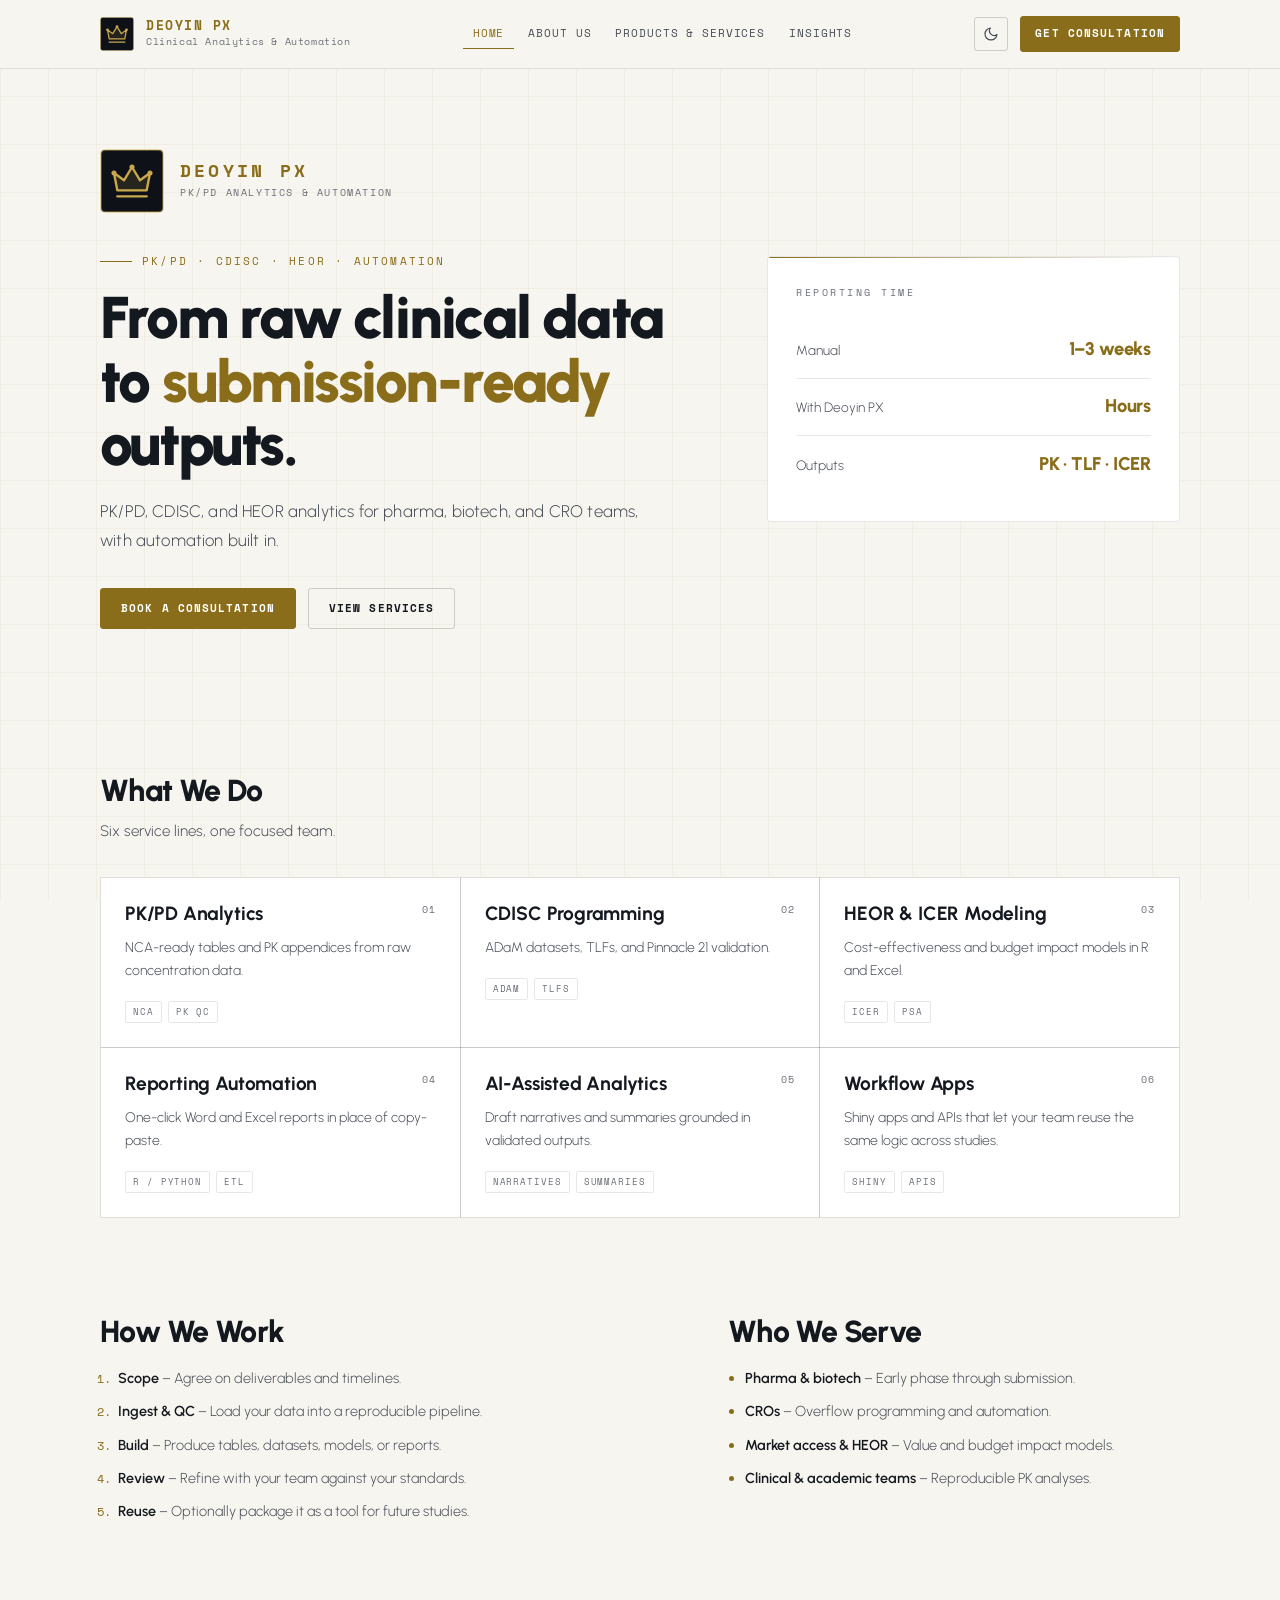
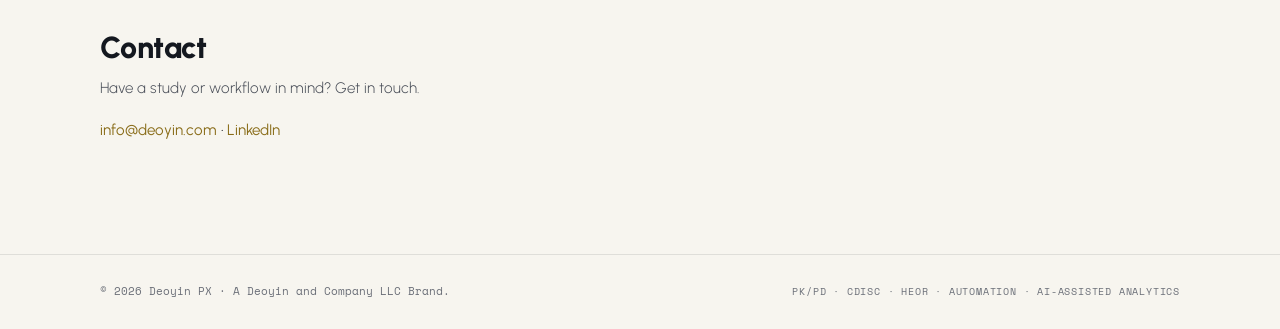
<file: index.html>
<!DOCTYPE html>
<html lang="en">
<head>
  <meta charset="UTF-8" />
  <title>Deoyin PX | Clinical Analytics, PK/PD & Automation</title>
  <meta name="viewport" content="width=device-width, initial-scale=1" />
  <meta name="description" content="Deoyin PX delivers modern PK/PD analytics, CDISC & TLF programming, HEOR/ICER modeling, reporting automation, and AI-assisted clinical analytics for pharma and biotech." />
  <link rel="preconnect" href="https://fonts.googleapis.com" />
  <link rel="preconnect" href="https://fonts.gstatic.com" crossorigin />
  <link href="https://fonts.googleapis.com/css2?family=Space+Mono:wght@400;700&family=Urbanist:wght@300;400;500;600;700;800;900&display=swap" rel="stylesheet" />
  <link rel="icon" type="image/svg+xml" href="img/deoyin-px-mark.svg" />
  <link rel="stylesheet" href="css/style.css" />
  <script>try{var t=localStorage.getItem("theme");if(t)document.documentElement.setAttribute("data-theme",t);}catch(e){}</script>
</head>
<body>
<div class="page">

<header>
  <div class="nav">
    <!-- LEFT: Logo -->
    <div class="nav-left">
      <img src="img/deoyin-px-mark.svg" alt="Deoyin PX logo" width="34" height="34">
      <div class="logo-text">
        <div class="logo-text-main">DEOYIN PX</div>
        <div class="logo-text-sub">Clinical Analytics & Automation</div>
      </div>
    </div>

    <!-- CENTER: Main navigation -->
    <nav class="nav-center">
      <!-- On EACH page, set nav-active on the relevant link -->

      <!-- Home -->
      <a href="./"
         class="nav-link nav-active <!--HOME_ACTIVE-->">
        Home
      </a>

      <!-- About Us -->
      <a href="about/"
         class="nav-link <!--ABOUT_ACTIVE-->">
        About Us
      </a>

      <!-- Products / Services -->
      <a href="services/"
         class="nav-link <!--SERVICES_ACTIVE-->">
        Products &amp; Services
      </a>

      <!-- Insights -->
      <a href="insights/"
         class="nav-link <!--INSIGHTS_ACTIVE-->">
        Insights
      </a>
    </nav>

    <!-- RIGHT: Brand chip + Call to action -->
    <div class="nav-right">
      <button type="button" class="theme-toggle" aria-label="Toggle light and dark mode">
        <svg class="icon-sun" viewBox="0 0 24 24" fill="none" stroke="currentColor" stroke-width="1.8" stroke-linecap="round" aria-hidden="true"><circle cx="12" cy="12" r="4"/><path d="M12 2v2M12 20v2M4.9 4.9l1.4 1.4M17.7 17.7l1.4 1.4M2 12h2M20 12h2M4.9 19.1l1.4-1.4M17.7 6.3l1.4-1.4"/></svg>
        <svg class="icon-moon" viewBox="0 0 24 24" fill="none" stroke="currentColor" stroke-width="1.8" stroke-linecap="round" stroke-linejoin="round" aria-hidden="true"><path d="M21 12.8A9 9 0 1 1 11.2 3a7 7 0 0 0 9.8 9.8z"/></svg>
      </button>
      <div class="nav-chip">A Deoyin and Company LLC Brand</div>
      <a class="btn btn-primary"
         href="consultation/"
         style="padding: 6px 16px; font-size: 0.82rem;">
        Get Consultation
      </a>
    </div>
  </div>
</header>
  <div class="hero">
    <div>
      <div class="hero-logo">
        <img src="img/deoyin-px-mark.svg" alt="" width="64" height="64">
        <div>
          <div class="hero-logo-name">DEOYIN PX</div>
          <div class="hero-logo-sub">PK/PD Analytics &amp; Automation</div>
        </div>
      </div>

      <div class="hero-eyebrow">PK/PD · CDISC · HEOR · Automation</div>
      <h1 class="hero-title">
        From raw clinical data to <span class="hero-highlight">submission-ready</span> outputs.
      </h1>
      <p class="hero-subtitle">
        PK/PD, CDISC, and HEOR analytics for pharma, biotech, and CRO teams, with automation built in.
      </p>
      <div class="hero-cta-row">
        <a class="btn btn-primary" href="consultation/">
          Book a consultation
        </a>
        <a class="btn btn-ghost" href="#services">
          View services
        </a>
      </div>
    </div>

    <div class="hero-right-card">
      <div class="hero-right-title">Reporting time</div>
      <div class="metric-row">
        <div class="metric-label">Manual</div>
        <div class="metric-value">1–3 weeks</div>
      </div>
      <div class="metric-row">
        <div class="metric-label">With Deoyin PX</div>
        <div class="metric-value">Hours</div>
      </div>
      <div class="metric-row" style="border-bottom: none;">
        <div class="metric-label">Outputs</div>
        <div class="metric-value">PK · TLF · ICER</div>
      </div>
    </div>
  </div>
<main>
  <section class="section" id="services">
    <div class="section-inner">
      <h2 class="section-title">What We Do</h2>
      <p class="section-sub">
        Six service lines, one focused team.
      </p>

      <div class="grid">
        <div class="card">
          <h3>PK/PD Analytics</h3>
          <p>
            NCA-ready tables and PK appendices from raw concentration data.
          </p>
          <div class="tag-list">
            <span class="tag">NCA</span>
            <span class="tag">PK QC</span>
          </div>
        </div>

        <div class="card">
          <h3>CDISC Programming</h3>
          <p>
            ADaM datasets, TLFs, and Pinnacle 21 validation.
          </p>
          <div class="tag-list">
            <span class="tag">ADaM</span>
            <span class="tag">TLFs</span>
          </div>
        </div>

        <div class="card">
          <h3>HEOR & ICER Modeling</h3>
          <p>
            Cost-effectiveness and budget impact models in R and Excel.
          </p>
          <div class="tag-list">
            <span class="tag">ICER</span>
            <span class="tag">PSA</span>
          </div>
        </div>

        <div class="card">
          <h3>Reporting Automation</h3>
          <p>
            One-click Word and Excel reports in place of copy-paste.
          </p>
          <div class="tag-list">
            <span class="tag">R / Python</span>
            <span class="tag">ETL</span>
          </div>
        </div>

        <div class="card">
          <h3>AI-Assisted Analytics</h3>
          <p>
            Draft narratives and summaries grounded in validated outputs.
          </p>
          <div class="tag-list">
            <span class="tag">Narratives</span>
            <span class="tag">Summaries</span>
          </div>
        </div>

        <div class="card">
          <h3>Workflow Apps</h3>
          <p>
            Shiny apps and APIs that let your team reuse the same logic across studies.
          </p>
          <div class="tag-list">
            <span class="tag">Shiny</span>
            <span class="tag">APIs</span>
          </div>
        </div>
      </div>
    </div>
  </section>

  <section class="section">
    <div class="section-inner two-col">
      <div>
        <h2 class="section-title">How We Work</h2>
        <ol>
          <li><strong>Scope</strong> – Agree on deliverables and timelines.</li>
          <li><strong>Ingest & QC</strong> – Load your data into a reproducible pipeline.</li>
          <li><strong>Build</strong> – Produce tables, datasets, models, or reports.</li>
          <li><strong>Review</strong> – Refine with your team against your standards.</li>
          <li><strong>Reuse</strong> – Optionally package it as a tool for future studies.</li>
        </ol>
      </div>
      <div>
        <h2 class="section-title">Who We Serve</h2>
        <ul>
          <li><strong>Pharma & biotech</strong> – Early phase through submission.</li>
          <li><strong>CROs</strong> – Overflow programming and automation.</li>
          <li><strong>Market access & HEOR</strong> – Value and budget impact models.</li>
          <li><strong>Clinical & academic teams</strong> – Reproducible PK analyses.</li>
        </ul>
      </div>
    </div>
  </section>

  <section class="section" id="contact">
    <div class="section-inner">
      <h2 class="section-title">Contact</h2>
      <p class="section-sub">
        Have a study or workflow in mind? Get in touch.
      </p>
      <p style="margin-top: 1rem; font-size: 0.95rem;">
        <a href="mailto:info@deoyin.com">info@deoyin.com</a> · <a href="https://www.linkedin.com/company/110310768/">LinkedIn</a>
      </p>
    </div>
  </section>
</main>

<footer>
  <div class="footer-inner">
    <span>© <span id="year"></span> Deoyin PX · A Deoyin and Company LLC Brand.</span>
    <span style="font-size: 0.78rem;">PK/PD · CDISC · HEOR · Automation · AI-assisted Analytics</span>
  </div>
</footer>
</div>
<script>
  document.getElementById("year").textContent = new Date().getFullYear();
</script>
<script>
  // When opened straight from disk, point folder links at their index.html
  if (location.protocol === "file:") {
    document.querySelectorAll("a[href]").forEach(function (a) {
      var h = a.getAttribute("href");
      if (!/^([a-z]+:|#)/i.test(h) && h.slice(-1) === "/") a.setAttribute("href", h + "index.html");
    });
  }
</script>
<script src="js/theme.js"></script>
</body>
</html>
</file>
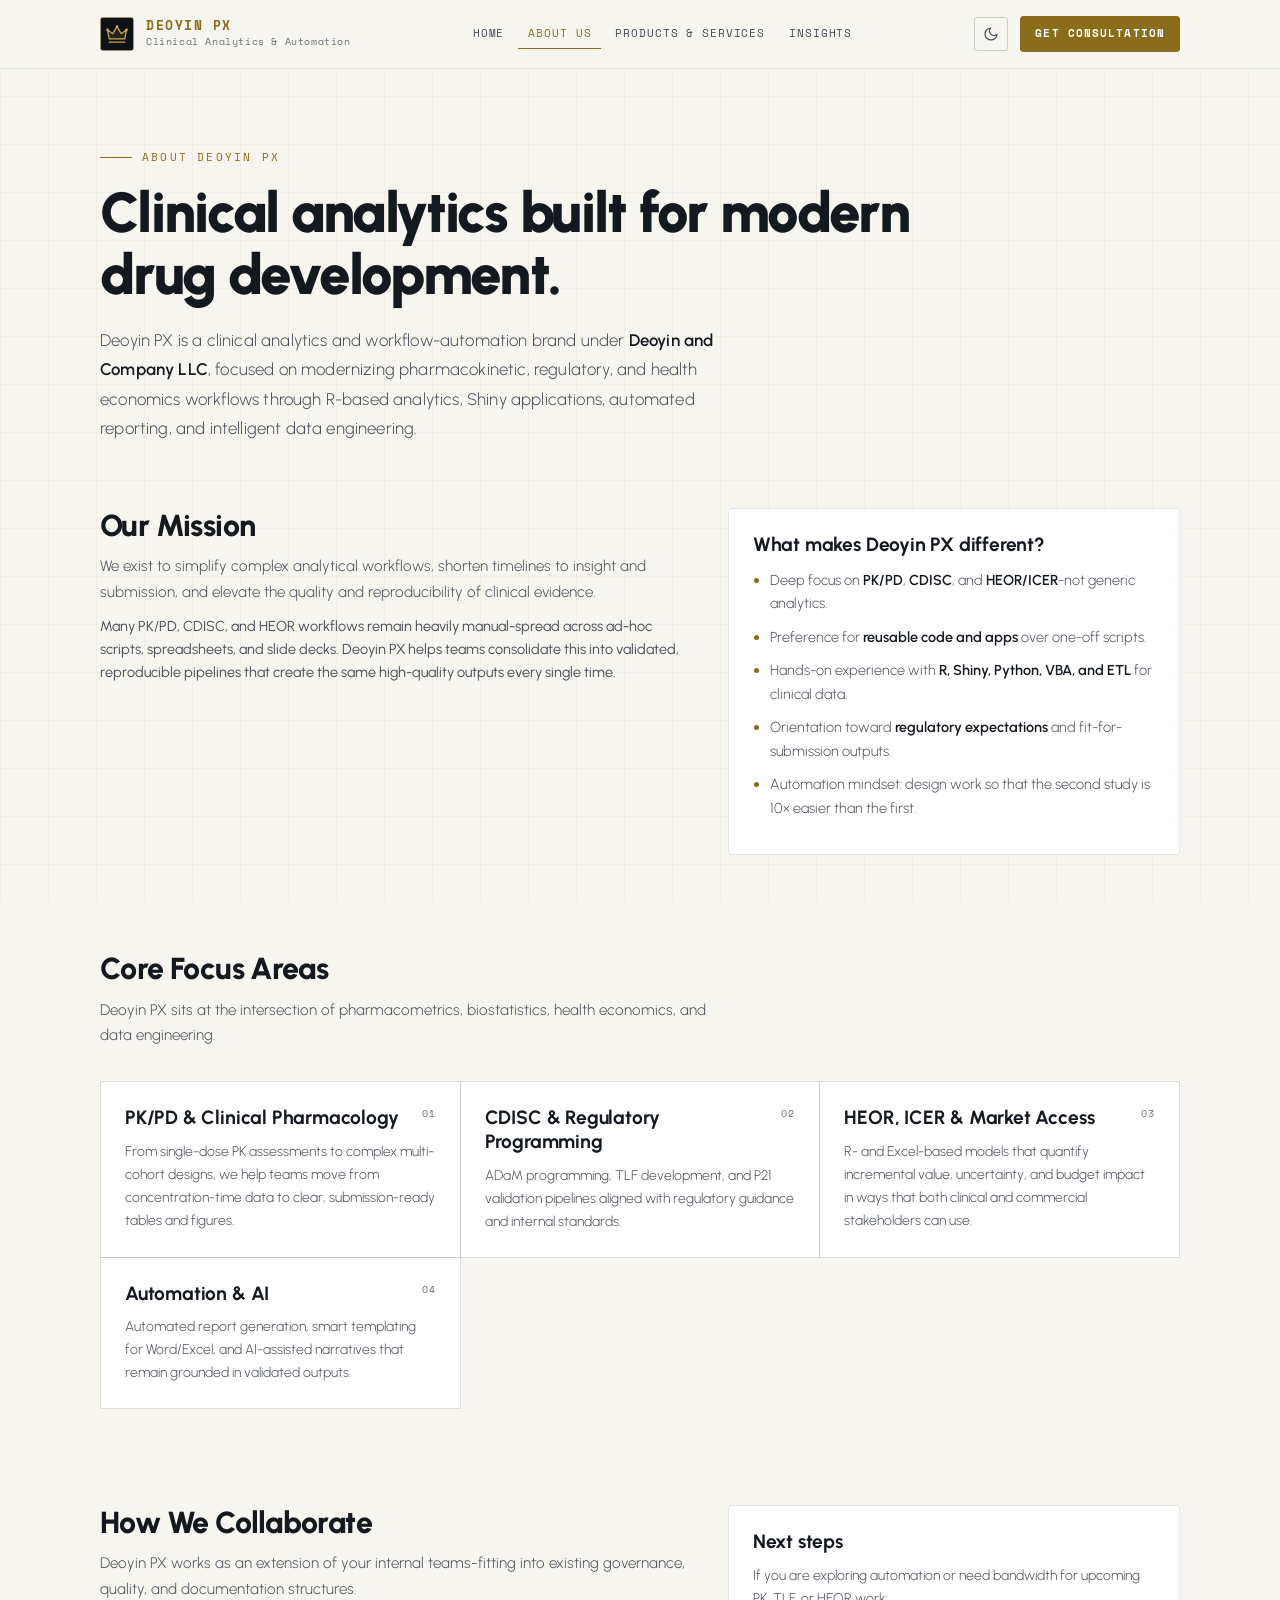
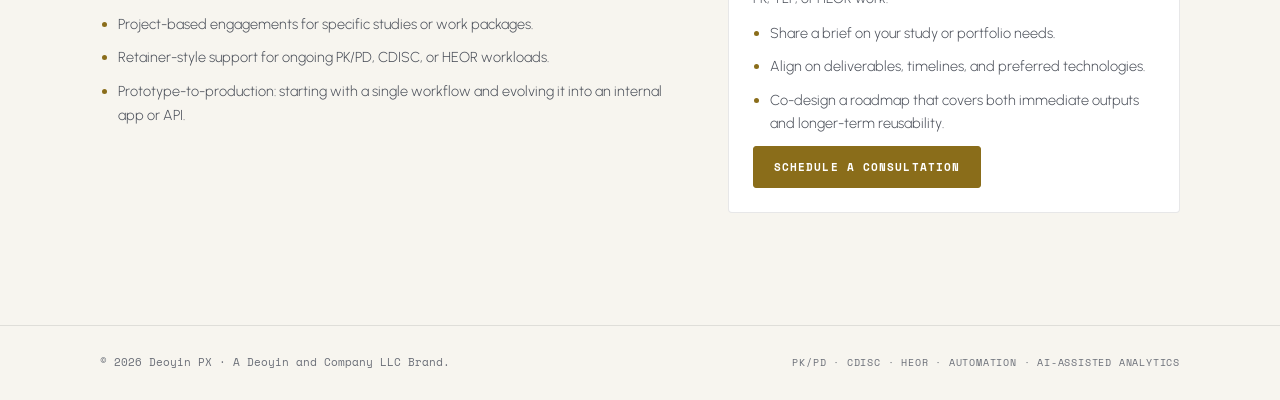
<file: about/index.html>
<!DOCTYPE html>
<html lang="en">
<head>
  <meta charset="UTF-8" />
  <title>About | Deoyin PX | Clinical Analytics & Automation</title>
  <meta name="viewport" content="width=device-width, initial-scale=1" />
  <meta name="description" content="Learn more about Deoyin PX, a clinical analytics and automation brand modernizing PK/PD, CDISC, HEOR, and reporting workflows." />
  <link rel="preconnect" href="https://fonts.googleapis.com" />
  <link rel="preconnect" href="https://fonts.gstatic.com" crossorigin />
  <link href="https://fonts.googleapis.com/css2?family=Space+Mono:wght@400;700&family=Urbanist:wght@300;400;500;600;700;800;900&display=swap" rel="stylesheet" />
  <link rel="icon" type="image/svg+xml" href="../img/deoyin-px-mark.svg" />
  <link rel="stylesheet" href="../css/style.css" />
  <script>try{var t=localStorage.getItem("theme");if(t)document.documentElement.setAttribute("data-theme",t);}catch(e){}</script>
</head>
<body>
<div class="page">
<header>
  <div class="nav">
    <!-- LEFT: Logo -->
    <div class="nav-left">
      <img src="../img/deoyin-px-mark.svg" alt="Deoyin PX logo" width="34" height="34">
      <div class="logo-text">
        <div class="logo-text-main">DEOYIN PX</div>
        <div class="logo-text-sub">Clinical Analytics & Automation</div>
      </div>
    </div>

    <!-- CENTER: Main navigation -->
    <nav class="nav-center">
      <!-- On EACH page, set nav-active on the relevant link -->

      <!-- Home -->
      <a href="../"
         class="nav-link <!--HOME_ACTIVE-->">
        Home
      </a>

      <!-- About Us -->
      <a href="../about/"
         class="nav-link nav-active <!--ABOUT_ACTIVE-->">
        About Us
      </a>

      <!-- Products / Services -->
      <a href="../services/"
         class="nav-link <!--SERVICES_ACTIVE-->">
        Products &amp; Services
      </a>

      <!-- Insights -->
      <a href="../insights/"
         class="nav-link <!--INSIGHTS_ACTIVE-->">
        Insights
      </a>
    </nav>

    <!-- RIGHT: Brand chip + Call to action -->
    <div class="nav-right">
      <button type="button" class="theme-toggle" aria-label="Toggle light and dark mode">
        <svg class="icon-sun" viewBox="0 0 24 24" fill="none" stroke="currentColor" stroke-width="1.8" stroke-linecap="round" aria-hidden="true"><circle cx="12" cy="12" r="4"/><path d="M12 2v2M12 20v2M4.9 4.9l1.4 1.4M17.7 17.7l1.4 1.4M2 12h2M20 12h2M4.9 19.1l1.4-1.4M17.7 6.3l1.4-1.4"/></svg>
        <svg class="icon-moon" viewBox="0 0 24 24" fill="none" stroke="currentColor" stroke-width="1.8" stroke-linecap="round" stroke-linejoin="round" aria-hidden="true"><path d="M21 12.8A9 9 0 1 1 11.2 3a7 7 0 0 0 9.8 9.8z"/></svg>
      </button>
      <div class="nav-chip">A Deoyin and Company LLC Brand</div>
      <a class="btn btn-primary"
         href="../consultation/"
         style="padding: 6px 16px; font-size: 0.82rem;">
        Get Consultation
      </a>
    </div>
  </div>
</header>

<main>
  <section class="section hero-simple">
    <div class="section-inner">
      <div class="page-eyebrow">About Deoyin PX</div>
      <h1 class="page-title">Clinical analytics built for modern drug development.</h1>
      <p class="page-subtitle">
        Deoyin PX is a clinical analytics and workflow-automation brand under <strong>Deoyin and Company LLC</strong>, focused on modernizing pharmacokinetic, regulatory, and health economics workflows through R-based analytics, Shiny applications, automated reporting, and intelligent data engineering.
      </p>
    </div>
  </section>

  <section class="section">
    <div class="section-inner two-col">
      <div>
        <h2 class="section-title">Our Mission</h2>
        <p class="section-sub">
          We exist to simplify complex analytical workflows, shorten timelines to insight and submission, and elevate the quality and reproducibility of clinical evidence.
        </p>
        <p style="font-size:0.9rem; color:var(--text-2); margin-top:10px;">
          Many PK/PD, CDISC, and HEOR workflows remain heavily manual-spread across ad-hoc scripts, spreadsheets, and slide decks. Deoyin PX helps teams consolidate this into validated, reproducible pipelines that create the same high-quality outputs every single time.
        </p>
      </div>

      <div class="card">
        <h3>What makes Deoyin PX different?</h3>
        <ul>
          <li>Deep focus on <strong>PK/PD</strong>, <strong>CDISC</strong>, and <strong>HEOR/ICER</strong>-not generic analytics.</li>
          <li>Preference for <strong>reusable code and apps</strong> over one-off scripts.</li>
          <li>Hands-on experience with <strong>R, Shiny, Python, VBA, and ETL</strong> for clinical data.</li>
          <li>Orientation toward <strong>regulatory expectations</strong> and fit-for-submission outputs.</li>
          <li>Automation mindset: design work so that the second study is 10× easier than the first.</li>
        </ul>
      </div>
    </div>
  </section>

  <section class="section">
    <div class="section-inner">
      <h2 class="section-title">Core Focus Areas</h2>
      <p class="section-sub">
        Deoyin PX sits at the intersection of pharmacometrics, biostatistics, health economics, and data engineering.
      </p>

      <div class="grid">
        <div class="card">
          <h3>PK/PD & Clinical Pharmacology</h3>
          <p>
            From single-dose PK assessments to complex multi-cohort designs, we help teams move from concentration-time data to clear, submission-ready tables and figures.
          </p>
        </div>
        <div class="card">
          <h3>CDISC & Regulatory Programming</h3>
          <p>
            ADaM programming, TLF development, and P21 validation pipelines aligned with regulatory guidance and internal standards.
          </p>
        </div>
        <div class="card">
          <h3>HEOR, ICER & Market Access</h3>
          <p>
            R- and Excel-based models that quantify incremental value, uncertainty, and budget impact in ways that both clinical and commercial stakeholders can use.
          </p>
        </div>
        <div class="card">
          <h3>Automation & AI</h3>
          <p>
            Automated report generation, smart templating for Word/Excel, and AI-assisted narratives that remain grounded in validated outputs.
          </p>
        </div>
      </div>
    </div>
  </section>

  <section class="section">
    <div class="section-inner two-col">
      <div>
        <h2 class="section-title">How We Collaborate</h2>
        <p class="section-sub">
          Deoyin PX works as an extension of your internal teams-fitting into existing governance, quality, and documentation structures.
        </p>
        <ul style="font-size:0.9rem; color:var(--text-2); margin-top:10px;">
          <li>Project-based engagements for specific studies or work packages.</li>
          <li>Retainer-style support for ongoing PK/PD, CDISC, or HEOR workloads.</li>
          <li>Prototype-to-production: starting with a single workflow and evolving it into an internal app or API.</li>
        </ul>
      </div>

      <div class="card">
        <h3>Next steps</h3>
        <p>
          If you are exploring automation or need bandwidth for upcoming PK, TLF, or HEOR work:
        </p>
        <ul>
          <li>Share a brief on your study or portfolio needs.</li>
          <li>Align on deliverables, timelines, and preferred technologies.</li>
          <li>Co-design a roadmap that covers both immediate outputs and longer-term reusability.</li>
        </ul>
        <p style="margin-top:10px;">
          <a class="btn btn-primary" href="../consultation/">Schedule a consultation</a>
        </p>
      </div>
    </div>
  </section>
</main>

<footer>
  <div class="footer-inner">
    <span>© <span id="year"></span> Deoyin PX · A Deoyin and Company LLC Brand.</span>
    <span style="font-size: 0.78rem;">PK/PD · CDISC · HEOR · Automation · AI-assisted Analytics</span>
  </div>
</footer>
</div>
<script>
  document.getElementById("year").textContent = new Date().getFullYear();
</script>
<script>
  // When opened straight from disk, point folder links at their index.html
  if (location.protocol === "file:") {
    document.querySelectorAll("a[href]").forEach(function (a) {
      var h = a.getAttribute("href");
      if (!/^([a-z]+:|#)/i.test(h) && h.slice(-1) === "/") a.setAttribute("href", h + "index.html");
    });
  }
</script>
<script src="../js/theme.js"></script>
</body>
</html>
</file>
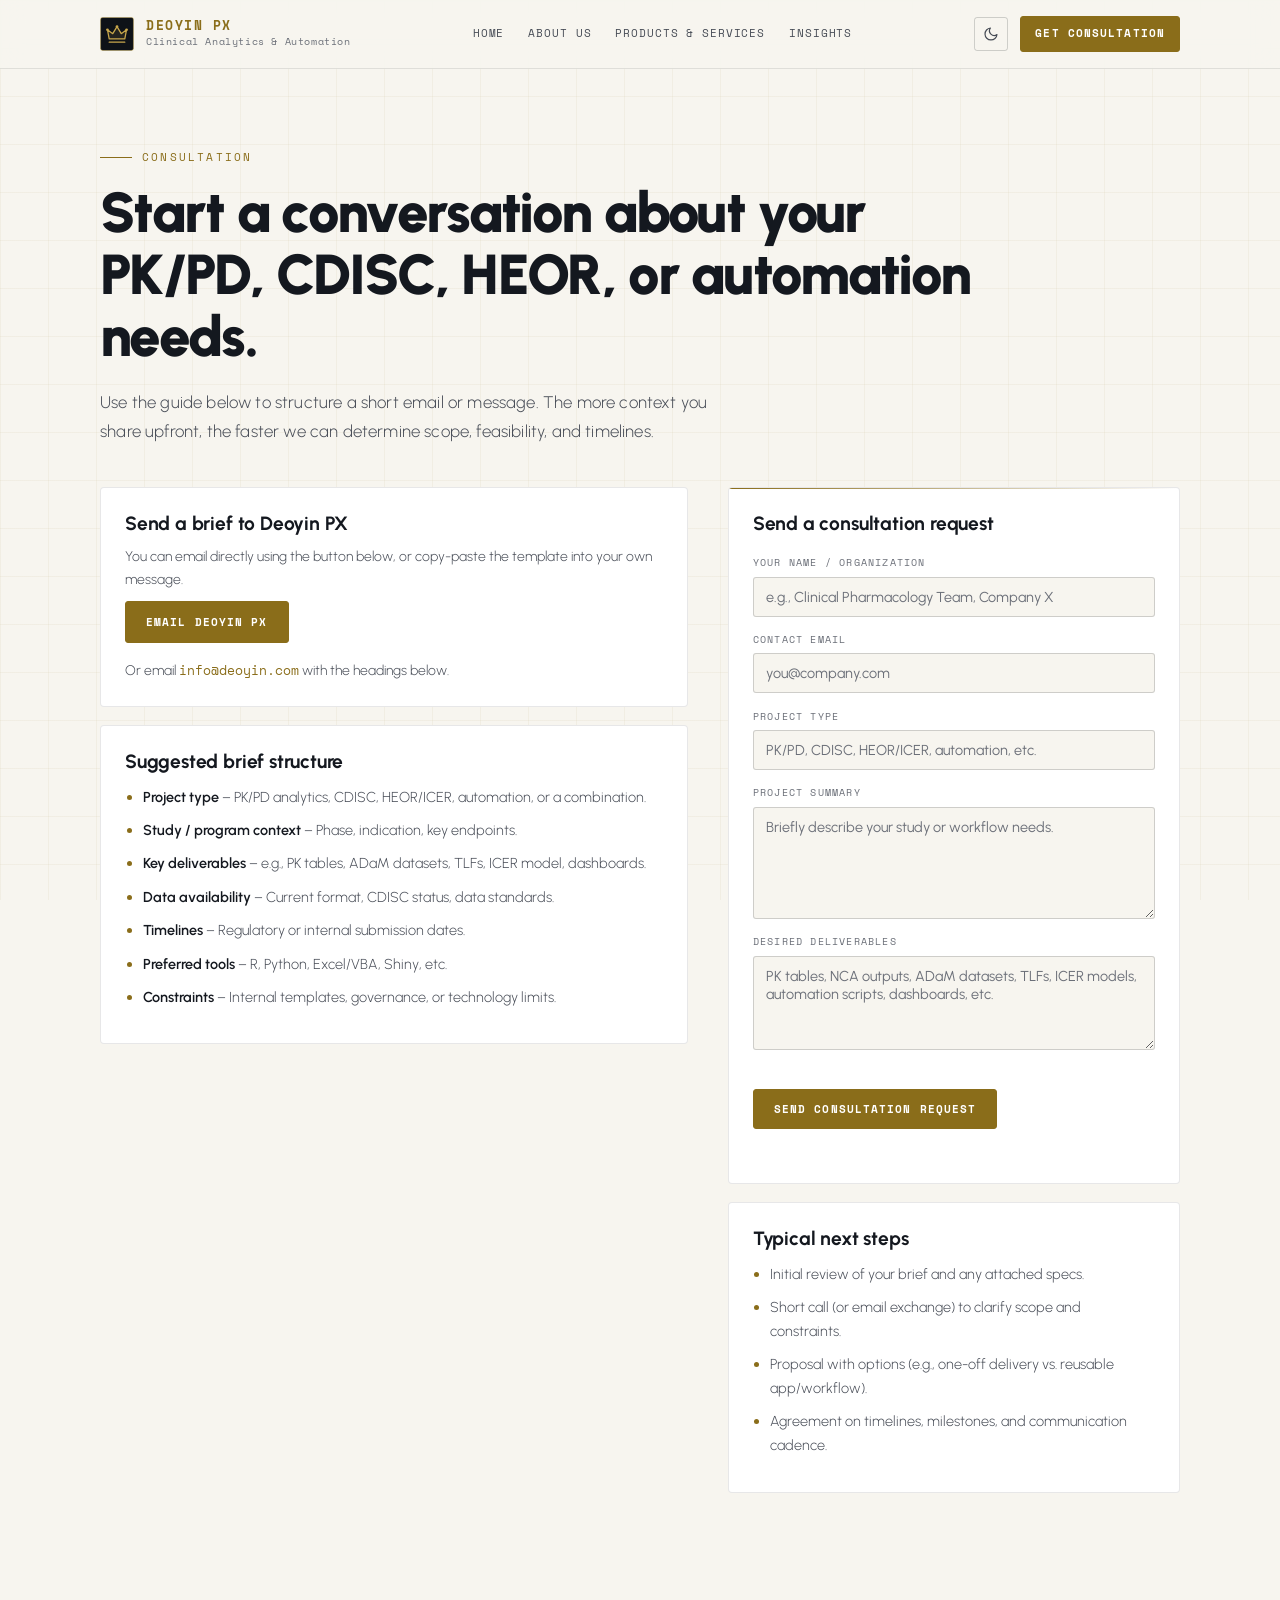
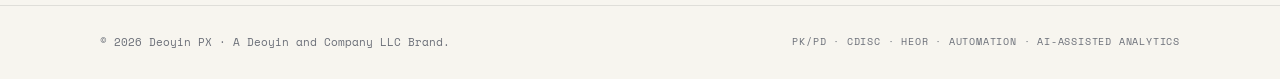
<file: consultation/index.html>
<!DOCTYPE html>
<html lang="en">
<head>
  <meta charset="UTF-8" />
  <title>Get Consultation | Deoyin PX</title>
  <meta name="viewport" content="width=device-width, initial-scale=1" />
  <meta name="description" content="Request a Deoyin PX consultation for PK/PD analytics, CDISC programming, HEOR/ICER modeling, and clinical reporting automation." />
  <link rel="preconnect" href="https://fonts.googleapis.com" />
  <link rel="preconnect" href="https://fonts.gstatic.com" crossorigin />
  <link href="https://fonts.googleapis.com/css2?family=Space+Mono:wght@400;700&family=Urbanist:wght@300;400;500;600;700;800;900&display=swap" rel="stylesheet" />
  <link rel="icon" type="image/svg+xml" href="../img/deoyin-px-mark.svg" />
  <link rel="stylesheet" href="../css/style.css" />
  <script>try{var t=localStorage.getItem("theme");if(t)document.documentElement.setAttribute("data-theme",t);}catch(e){}</script>
</head>
<body>
<div class="page">
<header>
  <div class="nav">
    <!-- LEFT: Logo -->
    <div class="nav-left">
      <img src="../img/deoyin-px-mark.svg" alt="Deoyin PX logo" width="34" height="34">
      <div class="logo-text">
        <div class="logo-text-main">DEOYIN PX</div>
        <div class="logo-text-sub">Clinical Analytics & Automation</div>
      </div>
    </div>

    <!-- CENTER: Main navigation -->
    <nav class="nav-center">
      <!-- On EACH page, set nav-active on the relevant link -->

      <!-- Home -->
      <a href="../"
         class="nav-link <!--HOME_ACTIVE-->">
        Home
      </a>

      <!-- About Us -->
      <a href="../about/"
         class="nav-link <!--ABOUT_ACTIVE-->">
        About Us
      </a>

      <!-- Products / Services -->
      <a href="../services/"
         class="nav-link <!--SERVICES_ACTIVE-->">
        Products &amp; Services
      </a>

      <!-- Insights -->
      <a href="../insights/"
         class="nav-link <!--INSIGHTS_ACTIVE-->">
        Insights
      </a>
    </nav>

    <!-- RIGHT: Brand chip + Call to action -->
    <div class="nav-right">
      <button type="button" class="theme-toggle" aria-label="Toggle light and dark mode">
        <svg class="icon-sun" viewBox="0 0 24 24" fill="none" stroke="currentColor" stroke-width="1.8" stroke-linecap="round" aria-hidden="true"><circle cx="12" cy="12" r="4"/><path d="M12 2v2M12 20v2M4.9 4.9l1.4 1.4M17.7 17.7l1.4 1.4M2 12h2M20 12h2M4.9 19.1l1.4-1.4M17.7 6.3l1.4-1.4"/></svg>
        <svg class="icon-moon" viewBox="0 0 24 24" fill="none" stroke="currentColor" stroke-width="1.8" stroke-linecap="round" stroke-linejoin="round" aria-hidden="true"><path d="M21 12.8A9 9 0 1 1 11.2 3a7 7 0 0 0 9.8 9.8z"/></svg>
      </button>
      <div class="nav-chip">A Deoyin and Company LLC Brand</div>
      <a class="btn btn-primary"
         href="../consultation/"
         style="padding: 6px 16px; font-size: 0.82rem;">
        Get Consultation
      </a>
    </div>
  </div>
</header>

<main>
  <section class="section">
    <div class="section-inner">
      <div class="page-eyebrow">Consultation</div>
      <h1 class="page-title">Start a conversation about your PK/PD, CDISC, HEOR, or automation needs.</h1>
      <p class="page-subtitle">
        Use the guide below to structure a short email or message. The more context you share upfront, the faster we can determine scope, feasibility, and timelines.
      </p>

      <div class="two-col">
        <div>
          <div class="card">
            <h3>Send a brief to Deoyin PX</h3>
            <p>
              You can email directly using the button below, or copy-paste the template into your own message.
            </p>
            <p style="margin-top:10px;">
              <a class="btn btn-primary"
                 href="mailto:info@deoyin.com?subject=Deoyin%20PX%20Consultation&body=Project%20type%20(PK%2FPD%2C%20CDISC%2C%20HEOR%2C%20automation)%3A%0AStudy%2Fprogram%20context%3A%0AKey%20deliverables%20(PK%20tables%2C%20ADaM%2C%20TLFs%2C%20ICER%20model%2C%20etc.)%3A%0AData%20availability%20and%20format%3A%0ATarget%20timelines%3A%0APreferred%20tools%20(R%2C%20Python%2C%20Excel%2FVBA%2C%20etc.)%3A%0AAny%20internal%20standards%20or%20regulatory%20constraints%3A%0A">
                Email Deoyin PX
              </a>
            </p>
            <div class="info-block">
              Or email <span class="inline-label">info@deoyin.com</span> with the headings below.
            </div>
          </div>

          <div class="card" style="margin-top:18px;">
            <h3>Suggested brief structure</h3>
            <ul>
              <li><strong>Project type</strong> – PK/PD analytics, CDISC, HEOR/ICER, automation, or a combination.</li>
              <li><strong>Study / program context</strong> – Phase, indication, key endpoints.</li>
              <li><strong>Key deliverables</strong> – e.g., PK tables, ADaM datasets, TLFs, ICER model, dashboards.</li>
              <li><strong>Data availability</strong> – Current format, CDISC status, data standards.</li>
              <li><strong>Timelines</strong> – Regulatory or internal submission dates.</li>
              <li><strong>Preferred tools</strong> – R, Python, Excel/VBA, Shiny, etc.</li>
              <li><strong>Constraints</strong> – Internal templates, governance, or technology limits.</li>
            </ul>
          </div>
        </div>

        <div>
<div class="consult-card">
  <h3>Send a consultation request</h3>

  <form id="consultForm">
    <!-- Web3Forms access key -->
    <input type="hidden" name="access_key" value="c5d61d59-04ce-40b8-8c84-6fbfcf729706">

    <!-- Email subject -->
    <input type="hidden" name="subject" value="New Deoyin PX Consultation Request">

    <!-- OPTIONAL: Custom redirect to thank-you page (see section 3) -->
    <!-- <input type="hidden" name="redirect" value="https://deoyin.com/thank-you.html"> -->

    <!-- OPTIONAL: Webhook for CRM / Notion / Sheets (Pro feature) -->
    <!-- <input type="hidden" name="webhook" value="YOUR_WEBHOOK_URL_HERE"> -->

    <!-- Spam protection: honeypot -->
    <input type="checkbox" name="botcheck" style="display:none;">

    <label for="name">Your name / organization</label>
    <input type="text" id="name" name="name"
           placeholder="e.g., Clinical Pharmacology Team, Company X" required />

    <label for="email">Contact email</label>
    <input type="email" id="email" name="email"
           placeholder="you@company.com" required />

    <label for="project_type">Project type</label>
    <input type="text" id="project_type" name="project_type"
           placeholder="PK/PD, CDISC, HEOR/ICER, automation, etc." />

    <label for="summary">Project summary</label>
    <textarea id="summary" name="summary" rows="5"
              placeholder="Briefly describe your study or workflow needs."
              required></textarea>

    <label for="deliverables">Desired deliverables</label>
    <textarea id="deliverables" name="deliverables" rows="4"
              placeholder="PK tables, NCA outputs, ADaM datasets, TLFs, ICER models, automation scripts, dashboards, etc."></textarea>

    <!-- 🔐 hCaptcha (free, Web3Forms-native) -->
    <div class="h-captcha" data-captcha="true"></div>

    <button type="submit" class="btn btn-primary" style="margin-top:10px;">
      Send consultation request
    </button>

    <div id="form-status"></div>
  </form>
</div>

          <div class="card" style="margin-top:18px;">
            <h3>Typical next steps</h3>
            <ul>
              <li>Initial review of your brief and any attached specs.</li>
              <li>Short call (or email exchange) to clarify scope and constraints.</li>
              <li>Proposal with options (e.g., one-off delivery vs. reusable app/workflow).</li>
              <li>Agreement on timelines, milestones, and communication cadence.</li>
            </ul>
          </div>
        </div>
      </div>

    </div>
  </section>
</main>
  <!-- Success modal -->
<div class="modal-backdrop" id="consult-modal">
  <div class="modal-content">
    <h3 class="modal-title">Request received ✅</h3>
    <div class="modal-body">
      Thank you for contacting Deoyin PX. Your consultation request has been received.
      We’ll review your details and respond with next steps.
    </div>
    <div class="modal-footer">
      <button type="button" class="btn btn-ghost" id="modal-close">
        Close
      </button>
      <a href="../thank-you/" class="btn btn-primary">
        View next steps
      </a>
    </div>
  </div>
</div>

<footer>
  <div class="footer-inner">
    <span>© <span id="year"></span> Deoyin PX · A Deoyin and Company LLC Brand.</span>
    <span style="font-size: 0.78rem;">PK/PD · CDISC · HEOR · Automation · AI-assisted Analytics</span>
  </div>
</footer>
</div>
<script>
  document.getElementById("year").textContent = new Date().getFullYear();
</script>
<script>
  // Keep your footer year
  const yearEl = document.getElementById("year");
  if (yearEl) yearEl.textContent = new Date().getFullYear();

  const form = document.getElementById("consultForm");
  const statusDiv = document.getElementById("form-status");
  const modal = document.getElementById("consult-modal");
  const modalClose = document.getElementById("modal-close");

  function openModal() {
    if (modal) modal.classList.add("active");
  }

  function closeModal() {
    if (modal) modal.classList.remove("active");
  }

  if (modalClose) {
    modalClose.addEventListener("click", closeModal);
  }

  if (modal) {
    modal.addEventListener("click", function (e) {
      if (e.target === modal) closeModal(); // click outside to close
    });
  }

  if (form) {
    form.addEventListener("submit", async function (e) {
      e.preventDefault();
      statusDiv.textContent = "Sending...";
      statusDiv.style.color = "var(--text-mid)";

      try {
        const formData = new FormData(form);

        const response = await fetch("https://api.web3forms.com/submit", {
          method: "POST",
          body: formData
        });

        const result = await response.json();

        if (result.success) {
          statusDiv.textContent = "";
          form.reset();
          openModal();  // show modal popup
        } else {
          statusDiv.textContent = "Error — please try again or email info@deoyin.com.";
          statusDiv.style.color = "var(--error)";
        }
      } catch (err) {
        statusDiv.textContent = "Network error. Please try again.";
        statusDiv.style.color = "var(--error)";
      }
    });
  }
</script>
  <!-- Web3Forms hCaptcha script -->
<script src="https://web3forms.com/client/script.js" async defer></script>

<script>
  // When opened straight from disk, point folder links at their index.html
  if (location.protocol === "file:") {
    document.querySelectorAll("a[href]").forEach(function (a) {
      var h = a.getAttribute("href");
      if (!/^([a-z]+:|#)/i.test(h) && h.slice(-1) === "/") a.setAttribute("href", h + "index.html");
    });
  }
</script>
<script src="../js/theme.js"></script>
</body>
</html>
</file>
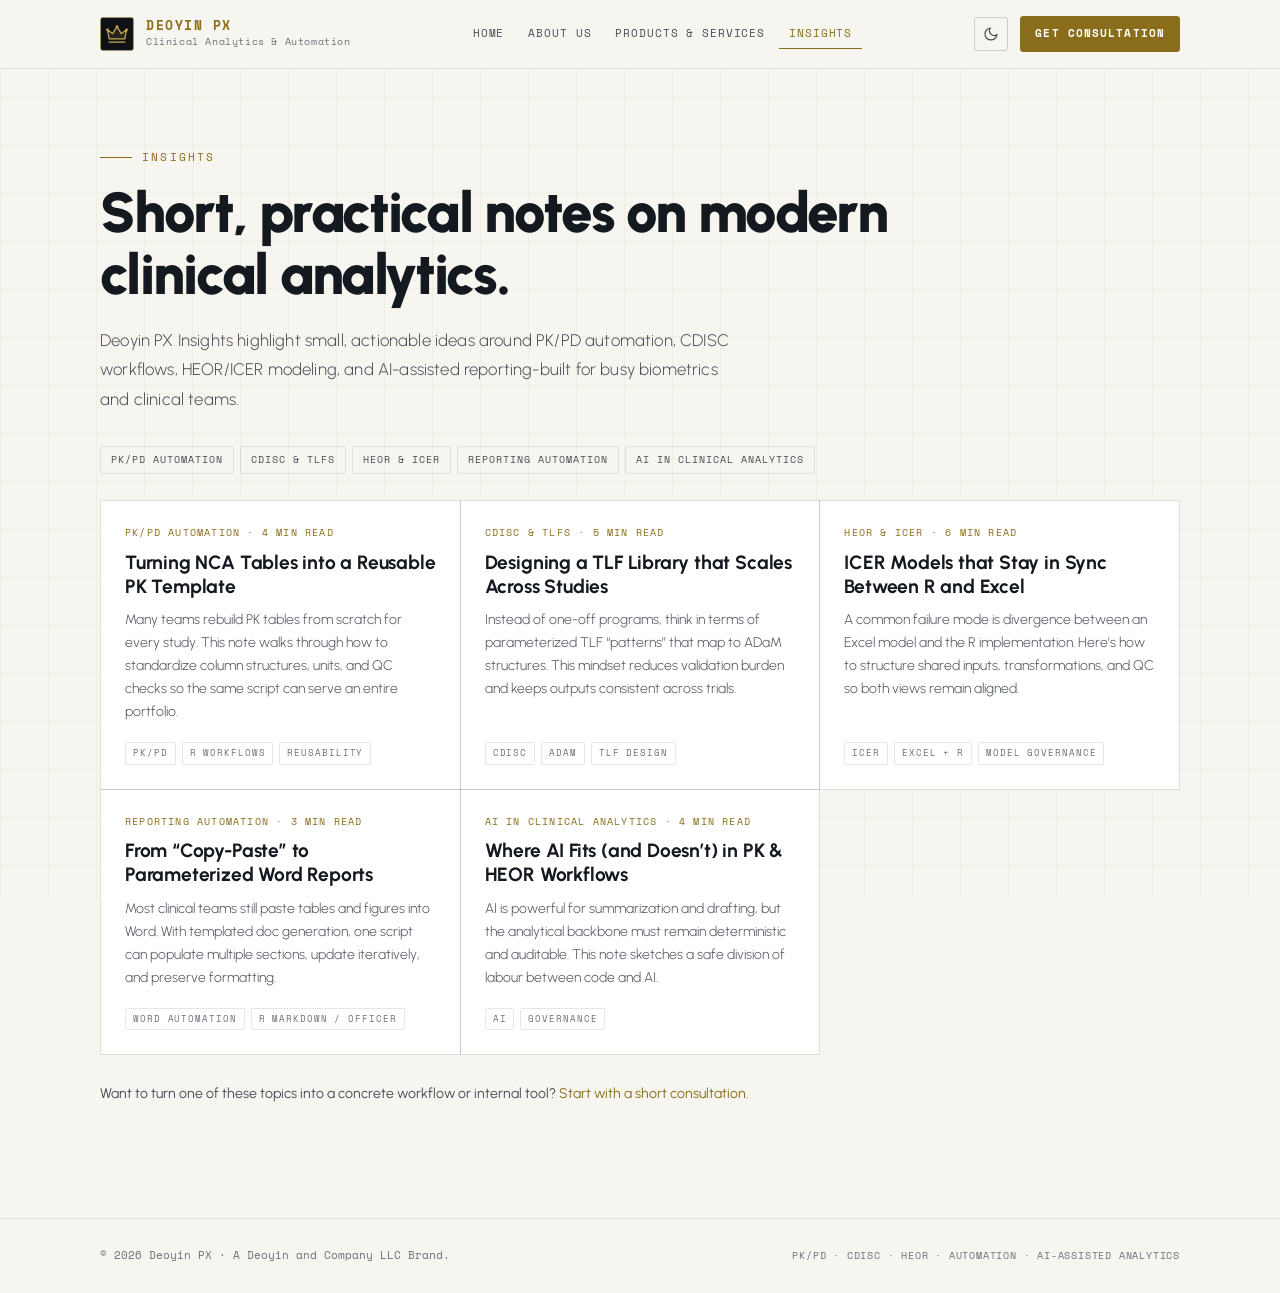
<file: insights/index.html>
<!DOCTYPE html>
<html lang="en">
<head>
  <meta charset="UTF-8" />
  <title>Insights | Deoyin PX</title>
  <meta name="viewport" content="width=device-width, initial-scale=1" />
  <meta name="description" content="Deoyin PX Insights – short, practical posts on PK/PD automation, CDISC workflows, HEOR/ICER, and clinical analytics." />
  <link rel="preconnect" href="https://fonts.googleapis.com" />
  <link rel="preconnect" href="https://fonts.gstatic.com" crossorigin />
  <link href="https://fonts.googleapis.com/css2?family=Space+Mono:wght@400;700&family=Urbanist:wght@300;400;500;600;700;800;900&display=swap" rel="stylesheet" />
  <link rel="icon" type="image/svg+xml" href="../img/deoyin-px-mark.svg" />
  <link rel="stylesheet" href="../css/style.css" />
  <script>try{var t=localStorage.getItem("theme");if(t)document.documentElement.setAttribute("data-theme",t);}catch(e){}</script>
</head>
<body>
<div class="page">
<header>
  <div class="nav">
    <!-- LEFT: Logo -->
    <div class="nav-left">
      <img src="../img/deoyin-px-mark.svg" alt="Deoyin PX logo" width="34" height="34">
      <div class="logo-text">
        <div class="logo-text-main">DEOYIN PX</div>
        <div class="logo-text-sub">Clinical Analytics & Automation</div>
      </div>
    </div>

    <!-- CENTER: Main navigation -->
    <nav class="nav-center">
      <!-- On EACH page, set nav-active on the relevant link -->

      <!-- Home -->
      <a href="../"
         class="nav-link <!--HOME_ACTIVE-->">
        Home
      </a>

      <!-- About Us -->
      <a href="../about/"
         class="nav-link <!--ABOUT_ACTIVE-->">
        About Us
      </a>

      <!-- Products / Services -->
      <a href="../services/"
         class="nav-link <!--SERVICES_ACTIVE-->">
        Products &amp; Services
      </a>

      <!-- Insights -->
      <a href="../insights/"
         class="nav-link nav-active <!--INSIGHTS_ACTIVE-->">
        Insights
      </a>
    </nav>

    <!-- RIGHT: Brand chip + Call to action -->
    <div class="nav-right">
      <button type="button" class="theme-toggle" aria-label="Toggle light and dark mode">
        <svg class="icon-sun" viewBox="0 0 24 24" fill="none" stroke="currentColor" stroke-width="1.8" stroke-linecap="round" aria-hidden="true"><circle cx="12" cy="12" r="4"/><path d="M12 2v2M12 20v2M4.9 4.9l1.4 1.4M17.7 17.7l1.4 1.4M2 12h2M20 12h2M4.9 19.1l1.4-1.4M17.7 6.3l1.4-1.4"/></svg>
        <svg class="icon-moon" viewBox="0 0 24 24" fill="none" stroke="currentColor" stroke-width="1.8" stroke-linecap="round" stroke-linejoin="round" aria-hidden="true"><path d="M21 12.8A9 9 0 1 1 11.2 3a7 7 0 0 0 9.8 9.8z"/></svg>
      </button>
      <div class="nav-chip">A Deoyin and Company LLC Brand</div>
      <a class="btn btn-primary"
         href="../consultation/"
         style="padding: 6px 16px; font-size: 0.82rem;">
        Get Consultation
      </a>
    </div>
  </div>
</header>

<main>
  <section class="section">
    <div class="section-inner">
      <div class="page-eyebrow">Insights</div>
      <h1 class="page-title">Short, practical notes on modern clinical analytics.</h1>
      <p class="page-subtitle">
        Deoyin PX Insights highlight small, actionable ideas around PK/PD automation, CDISC workflows, HEOR/ICER modeling, and AI-assisted reporting-built for busy biometrics and clinical teams.
      </p>

      <div class="filters">
        <span class="chip">PK/PD Automation</span>
        <span class="chip">CDISC & TLFs</span>
        <span class="chip">HEOR & ICER</span>
        <span class="chip">Reporting Automation</span>
        <span class="chip">AI in Clinical Analytics</span>
      </div>

      <!-- Blog-style cards (static placeholders you can later link out) -->
      <div class="grid" style="margin-top:26px;">
        <article class="post-card">
          <div class="post-meta">PK/PD Automation · 4 min read</div>
          <h2 class="post-title">
            Turning NCA Tables into a Reusable PK Template
          </h2>
          <p>
            Many teams rebuild PK tables from scratch for every study. This note walks through how to standardize column structures, units, and QC checks so the same script can serve an entire portfolio.
          </p>
          <div class="post-tag-row">
            <span class="post-tag">PK/PD</span>
            <span class="post-tag">R workflows</span>
            <span class="post-tag">Reusability</span>
          </div>
        </article>

        <article class="post-card">
          <div class="post-meta">CDISC & TLFs · 5 min read</div>
          <h2 class="post-title">
            Designing a TLF Library that Scales Across Studies
          </h2>
          <p>
            Instead of one-off programs, think in terms of parameterized TLF “patterns” that map to ADaM structures. This mindset reduces validation burden and keeps outputs consistent across trials.
          </p>
          <div class="post-tag-row">
            <span class="post-tag">CDISC</span>
            <span class="post-tag">ADaM</span>
            <span class="post-tag">TLF design</span>
          </div>
        </article>

        <article class="post-card">
          <div class="post-meta">HEOR & ICER · 6 min read</div>
          <h2 class="post-title">
            ICER Models that Stay in Sync Between R and Excel
          </h2>
          <p>
            A common failure mode is divergence between an Excel model and the R implementation. Here’s how to structure shared inputs, transformations, and QC so both views remain aligned.
          </p>
          <div class="post-tag-row">
            <span class="post-tag">ICER</span>
            <span class="post-tag">Excel + R</span>
            <span class="post-tag">Model governance</span>
          </div>
        </article>

        <article class="post-card">
          <div class="post-meta">Reporting Automation · 3 min read</div>
          <h2 class="post-title">
            From “Copy-Paste” to Parameterized Word Reports
          </h2>
          <p>
            Most clinical teams still paste tables and figures into Word. With templated doc generation, one script can populate multiple sections, update iteratively, and preserve formatting.
          </p>
          <div class="post-tag-row">
            <span class="post-tag">Word automation</span>
            <span class="post-tag">R Markdown / officer</span>
          </div>
        </article>

        <article class="post-card">
          <div class="post-meta">AI in Clinical Analytics · 4 min read</div>
          <h2 class="post-title">
            Where AI Fits (and Doesn’t) in PK & HEOR Workflows
          </h2>
          <p>
            AI is powerful for summarization and drafting, but the analytical backbone must remain deterministic and auditable. This note sketches a safe division of labour between code and AI.
          </p>
          <div class="post-tag-row">
            <span class="post-tag">AI</span>
            <span class="post-tag">Governance</span>
          </div>
        </article>
      </div>

      <p style="margin-top:28px; font-size:0.88rem; color:var(--text-2);">
        Want to turn one of these topics into a concrete workflow or internal tool?
        <a href="../consultation/">Start with a short consultation.</a>
      </p>
    </div>
  </section>
</main>

<footer>
  <div class="footer-inner">
    <span>© <span id="year"></span> Deoyin PX · A Deoyin and Company LLC Brand.</span>
    <span style="font-size: 0.78rem;">PK/PD · CDISC · HEOR · Automation · AI-assisted Analytics</span>
  </div>
</footer>
</div>
<script>
  document.getElementById("year").textContent = new Date().getFullYear();
</script>
<script>
  // When opened straight from disk, point folder links at their index.html
  if (location.protocol === "file:") {
    document.querySelectorAll("a[href]").forEach(function (a) {
      var h = a.getAttribute("href");
      if (!/^([a-z]+:|#)/i.test(h) && h.slice(-1) === "/") a.setAttribute("href", h + "index.html");
    });
  }
</script>
<script src="../js/theme.js"></script>
</body>
</html>
</file>
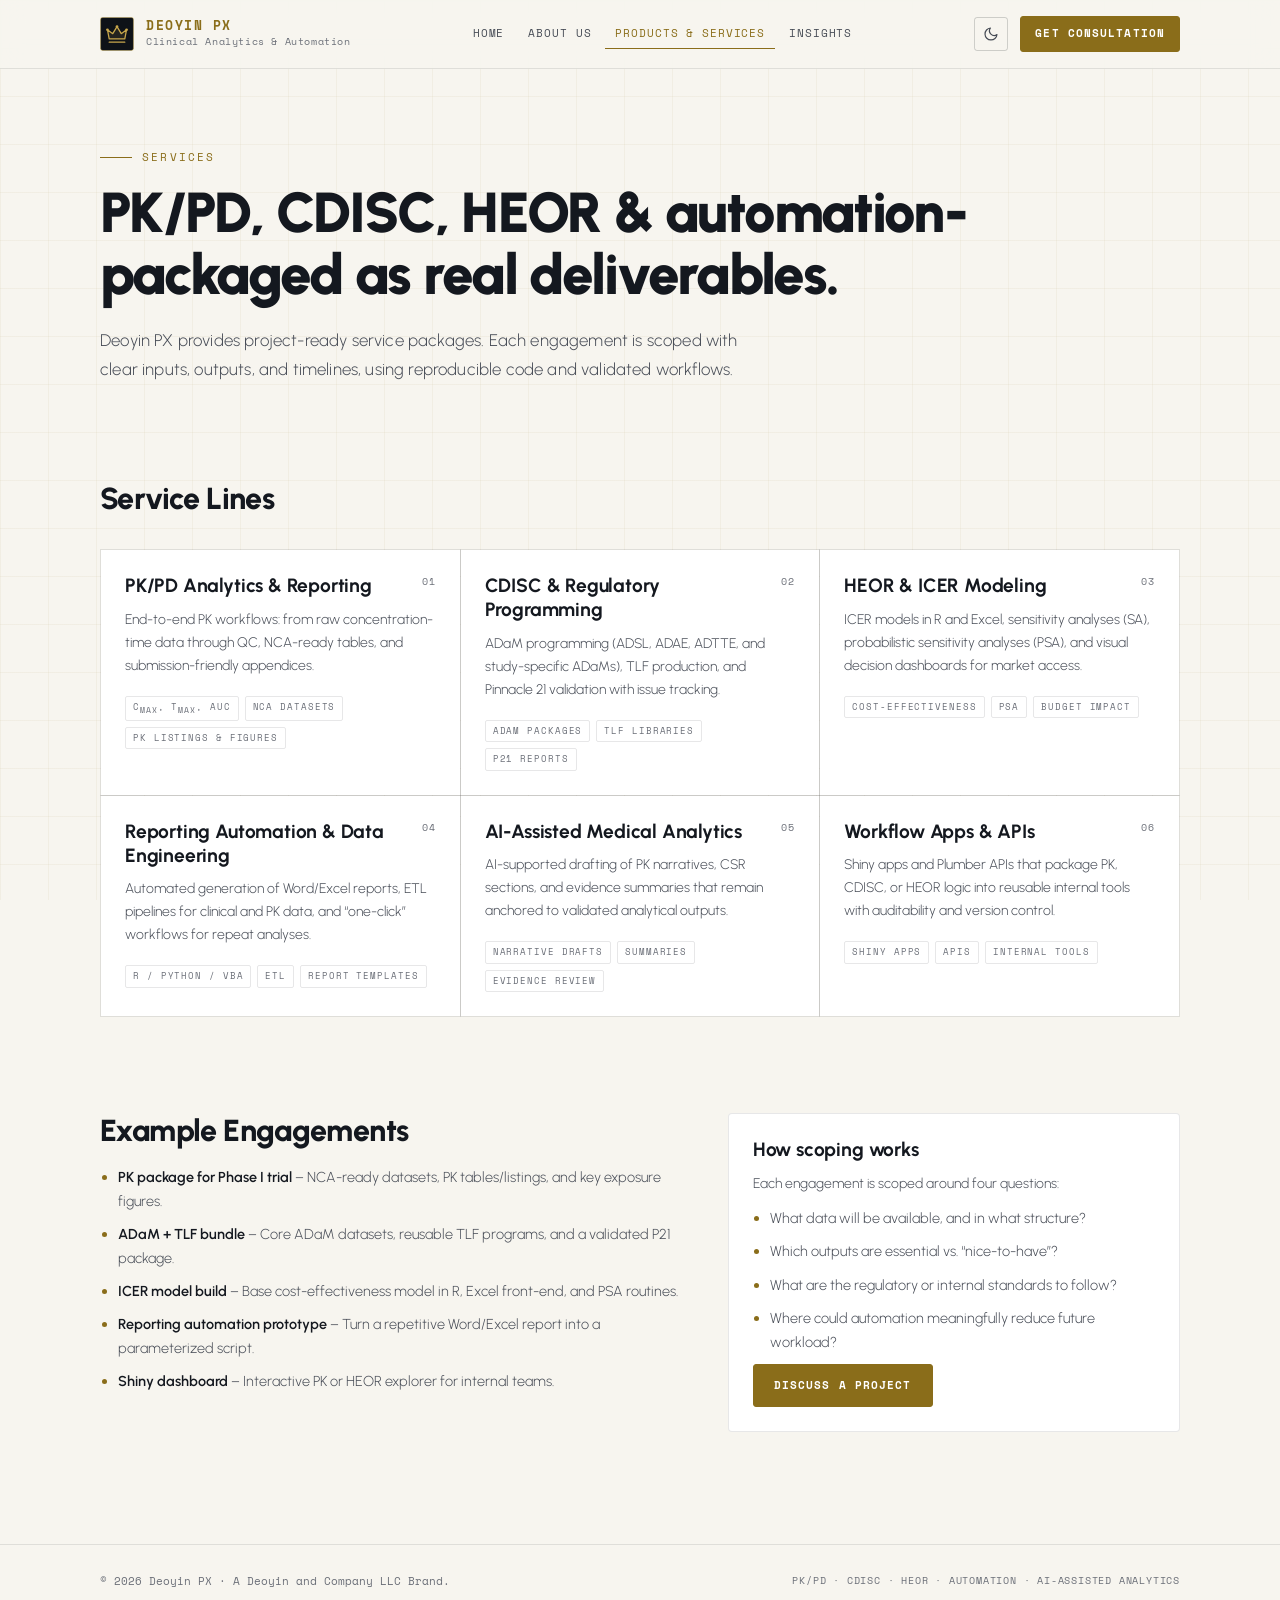
<file: services/index.html>
<!DOCTYPE html>
<html lang="en">
<head>
  <meta charset="UTF-8" />
  <title>Products & Services | Deoyin PX</title>
  <meta name="viewport" content="width=device-width, initial-scale=1" />
  <meta name="description" content="Explore Deoyin PX service offerings across PK/PD analytics, CDISC programming, HEOR/ICER modeling, automation, and workflow apps." />
  <link rel="preconnect" href="https://fonts.googleapis.com" />
  <link rel="preconnect" href="https://fonts.gstatic.com" crossorigin />
  <link href="https://fonts.googleapis.com/css2?family=Space+Mono:wght@400;700&family=Urbanist:wght@300;400;500;600;700;800;900&display=swap" rel="stylesheet" />
  <link rel="icon" type="image/svg+xml" href="../img/deoyin-px-mark.svg" />
  <link rel="stylesheet" href="../css/style.css" />
  <script>try{var t=localStorage.getItem("theme");if(t)document.documentElement.setAttribute("data-theme",t);}catch(e){}</script>
</head>
<body>
<div class="page">
<header>
  <div class="nav">
    <!-- LEFT: Logo -->
    <div class="nav-left">
      <img src="../img/deoyin-px-mark.svg" alt="Deoyin PX logo" width="34" height="34">
      <div class="logo-text">
        <div class="logo-text-main">DEOYIN PX</div>
        <div class="logo-text-sub">Clinical Analytics & Automation</div>
      </div>
    </div>

    <!-- CENTER: Main navigation -->
    <nav class="nav-center">
      <!-- On EACH page, set nav-active on the relevant link -->

      <!-- Home -->
      <a href="../"
         class="nav-link <!--HOME_ACTIVE-->">
        Home
      </a>

      <!-- About Us -->
      <a href="../about/"
         class="nav-link <!--ABOUT_ACTIVE-->">
        About Us
      </a>

      <!-- Products / Services -->
      <a href="../services/"
         class="nav-link nav-active <!--SERVICES_ACTIVE-->">
        Products &amp; Services
      </a>

      <!-- Insights -->
      <a href="../insights/"
         class="nav-link <!--INSIGHTS_ACTIVE-->">
        Insights
      </a>
    </nav>

    <!-- RIGHT: Brand chip + Call to action -->
    <div class="nav-right">
      <button type="button" class="theme-toggle" aria-label="Toggle light and dark mode">
        <svg class="icon-sun" viewBox="0 0 24 24" fill="none" stroke="currentColor" stroke-width="1.8" stroke-linecap="round" aria-hidden="true"><circle cx="12" cy="12" r="4"/><path d="M12 2v2M12 20v2M4.9 4.9l1.4 1.4M17.7 17.7l1.4 1.4M2 12h2M20 12h2M4.9 19.1l1.4-1.4M17.7 6.3l1.4-1.4"/></svg>
        <svg class="icon-moon" viewBox="0 0 24 24" fill="none" stroke="currentColor" stroke-width="1.8" stroke-linecap="round" stroke-linejoin="round" aria-hidden="true"><path d="M21 12.8A9 9 0 1 1 11.2 3a7 7 0 0 0 9.8 9.8z"/></svg>
      </button>
      <div class="nav-chip">A Deoyin and Company LLC Brand</div>
      <a class="btn btn-primary"
         href="../consultation/"
         style="padding: 6px 16px; font-size: 0.82rem;">
        Get Consultation
      </a>
    </div>
  </div>
</header>

<main>
  <section class="section">
    <div class="section-inner">
      <div class="page-eyebrow">Services</div>
      <h1 class="page-title">PK/PD, CDISC, HEOR & automation-packaged as real deliverables.</h1>
      <p class="page-subtitle">
        Deoyin PX provides project-ready service packages. Each engagement is scoped with clear inputs, outputs, and timelines, using reproducible code and validated workflows.
      </p>
    </div>
  </section>

  <section class="section">
    <div class="section-inner">
      <h2 class="section-title">Service Lines</h2>
      <div class="grid">
        <div class="card">
          <h3>PK/PD Analytics & Reporting</h3>
          <p>
            End-to-end PK workflows: from raw concentration-time data through QC, NCA-ready tables, and submission-friendly appendices.
          </p>
          <div class="tag-list">
            <span class="tag">C<sub>max</sub>, T<sub>max</sub>, AUC</span>
            <span class="tag">NCA datasets</span>
            <span class="tag">PK listings & figures</span>
          </div>
        </div>

        <div class="card">
          <h3>CDISC & Regulatory Programming</h3>
          <p>
            ADaM programming (ADSL, ADAE, ADTTE, and study-specific ADaMs), TLF production, and Pinnacle 21 validation with issue tracking.
          </p>
          <div class="tag-list">
            <span class="tag">ADaM packages</span>
            <span class="tag">TLF libraries</span>
            <span class="tag">P21 reports</span>
          </div>
        </div>

        <div class="card">
          <h3>HEOR & ICER Modeling</h3>
          <p>
            ICER models in R and Excel, sensitivity analyses (SA), probabilistic sensitivity analyses (PSA), and visual decision dashboards for market access.
          </p>
          <div class="tag-list">
            <span class="tag">Cost-effectiveness</span>
            <span class="tag">PSA</span>
            <span class="tag">Budget impact</span>
          </div>
        </div>

        <div class="card">
          <h3>Reporting Automation & Data Engineering</h3>
          <p>
            Automated generation of Word/Excel reports, ETL pipelines for clinical and PK data, and “one-click” workflows for repeat analyses.
          </p>
          <div class="tag-list">
            <span class="tag">R / Python / VBA</span>
            <span class="tag">ETL</span>
            <span class="tag">Report templates</span>
          </div>
        </div>

        <div class="card">
          <h3>AI-Assisted Medical Analytics</h3>
          <p>
            AI-supported drafting of PK narratives, CSR sections, and evidence summaries that remain anchored to validated analytical outputs.
          </p>
          <div class="tag-list">
            <span class="tag">Narrative drafts</span>
            <span class="tag">Summaries</span>
            <span class="tag">Evidence review</span>
          </div>
        </div>

        <div class="card">
          <h3>Workflow Apps & APIs</h3>
          <p>
            Shiny apps and Plumber APIs that package PK, CDISC, or HEOR logic into reusable internal tools with auditability and version control.
          </p>
          <div class="tag-list">
            <span class="tag">Shiny apps</span>
            <span class="tag">APIs</span>
            <span class="tag">Internal tools</span>
          </div>
        </div>
      </div>
    </div>
  </section>

  <section class="section">
    <div class="section-inner two-col">
      <div>
        <h2 class="section-title">Example Engagements</h2>
        <ul style="font-size:0.9rem; color:var(--text-2);">
          <li><strong>PK package for Phase I trial</strong> – NCA-ready datasets, PK tables/listings, and key exposure figures.</li>
          <li><strong>ADaM + TLF bundle</strong> – Core ADaM datasets, reusable TLF programs, and a validated P21 package.</li>
          <li><strong>ICER model build</strong> – Base cost-effectiveness model in R, Excel front-end, and PSA routines.</li>
          <li><strong>Reporting automation prototype</strong> – Turn a repetitive Word/Excel report into a parameterized script.</li>
          <li><strong>Shiny dashboard</strong> – Interactive PK or HEOR explorer for internal teams.</li>
        </ul>
      </div>

      <div class="card">
        <h3>How scoping works</h3>
        <p>
          Each engagement is scoped around four questions:
        </p>
        <ul>
          <li>What data will be available, and in what structure?</li>
          <li>Which outputs are essential vs. “nice-to-have”?</li>
          <li>What are the regulatory or internal standards to follow?</li>
          <li>Where could automation meaningfully reduce future workload?</li>
        </ul>
        <p style="margin-top:10px;">
          <a class="btn btn-primary" href="../consultation/">Discuss a project</a>
        </p>
      </div>
    </div>
  </section>
</main>

<footer>
  <div class="footer-inner">
    <span>© <span id="year"></span> Deoyin PX · A Deoyin and Company LLC Brand.</span>
    <span style="font-size: 0.78rem;">PK/PD · CDISC · HEOR · Automation · AI-assisted Analytics</span>
  </div>
</footer>
</div>
<script>
  document.getElementById("year").textContent = new Date().getFullYear();
</script>
<script>
  // When opened straight from disk, point folder links at their index.html
  if (location.protocol === "file:") {
    document.querySelectorAll("a[href]").forEach(function (a) {
      var h = a.getAttribute("href");
      if (!/^([a-z]+:|#)/i.test(h) && h.slice(-1) === "/") a.setAttribute("href", h + "index.html");
    });
  }
</script>
<script src="../js/theme.js"></script>
</body>
</html>
</file>
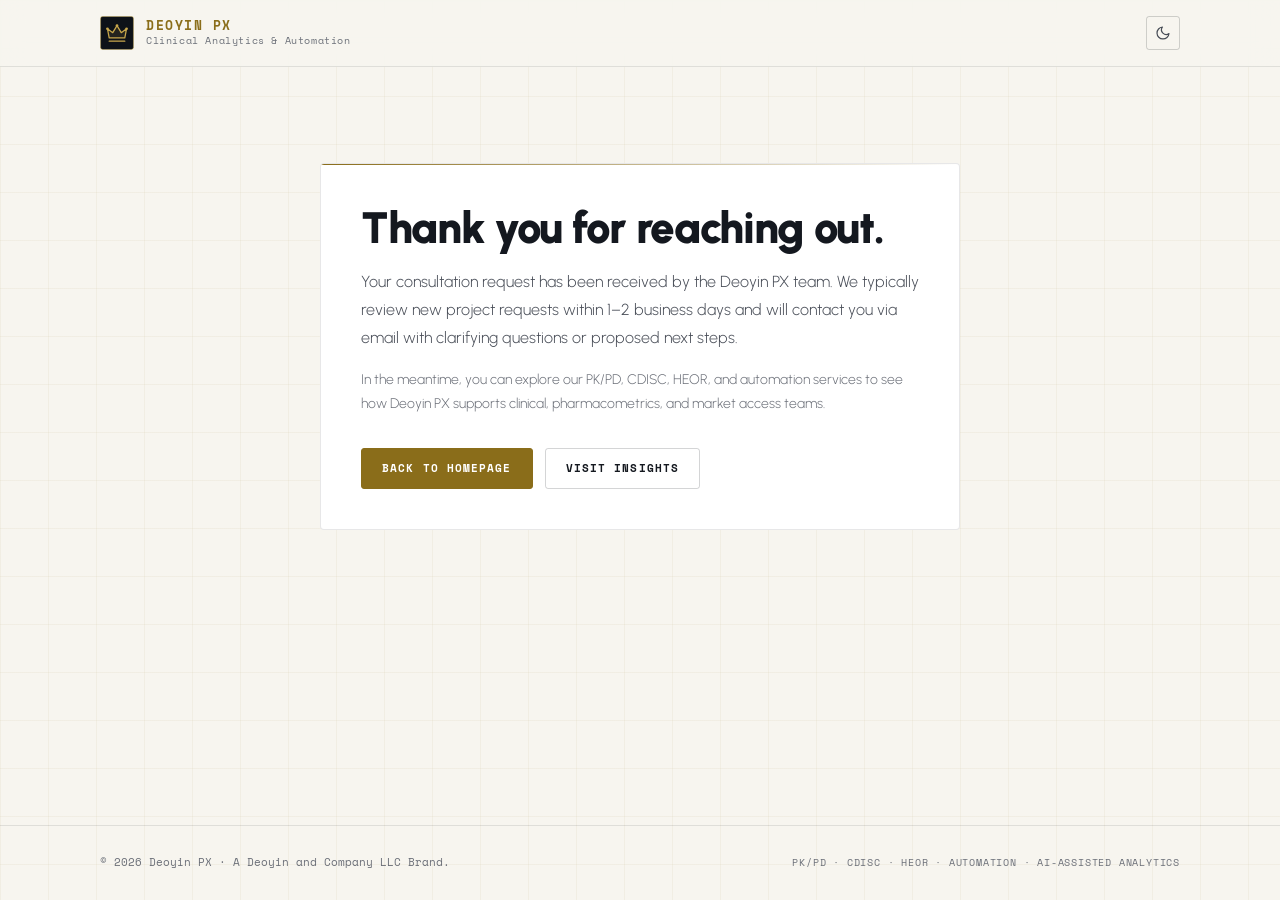
<file: thank-you/index.html>
<!DOCTYPE html>
<html lang="en">
<head>
  <meta charset="UTF-8" />
  <title>Thank You | Deoyin PX</title>
  <meta name="viewport" content="width=device-width, initial-scale=1" />
  <link rel="preconnect" href="https://fonts.googleapis.com" />
  <link rel="preconnect" href="https://fonts.gstatic.com" crossorigin />
  <link href="https://fonts.googleapis.com/css2?family=Space+Mono:wght@400;700&family=Urbanist:wght@300;400;500;600;700;800;900&display=swap" rel="stylesheet" />
  <link rel="icon" type="image/svg+xml" href="../img/deoyin-px-mark.svg" />
  <link rel="stylesheet" href="../css/style.css" />
  <script>try{var t=localStorage.getItem("theme");if(t)document.documentElement.setAttribute("data-theme",t);}catch(e){}</script>
</head>
<body>
<div class="page">

  <header>
    <div class="nav">
      <div class="nav-left">
        <img src="../img/deoyin-px-mark.svg" alt="Deoyin PX logo" width="34" height="34">
        <div>
          <div class="logo-text-main">DEOYIN PX</div>
          <div class="logo-text-sub">Clinical Analytics & Automation</div>
        </div>
      </div>
      <div class="nav-right">
        <button type="button" class="theme-toggle" aria-label="Toggle light and dark mode">
        <svg class="icon-sun" viewBox="0 0 24 24" fill="none" stroke="currentColor" stroke-width="1.8" stroke-linecap="round" aria-hidden="true"><circle cx="12" cy="12" r="4"/><path d="M12 2v2M12 20v2M4.9 4.9l1.4 1.4M17.7 17.7l1.4 1.4M2 12h2M20 12h2M4.9 19.1l1.4-1.4M17.7 6.3l1.4-1.4"/></svg>
        <svg class="icon-moon" viewBox="0 0 24 24" fill="none" stroke="currentColor" stroke-width="1.8" stroke-linecap="round" stroke-linejoin="round" aria-hidden="true"><path d="M21 12.8A9 9 0 1 1 11.2 3a7 7 0 0 0 9.8 9.8z"/></svg>
      </button>
      </div>
    </div>
  </header>

  <main>
    <div class="thank-card">
      <h1 class="thank-title">Thank you for reaching out.</h1>
      <p class="thank-body">
        Your consultation request has been received by the Deoyin PX team.
        We typically review new project requests within 1–2 business days
        and will contact you via email with clarifying questions or proposed next steps.
      </p>
      <p class="thank-meta">
        In the meantime, you can explore our PK/PD, CDISC, HEOR, and automation services
        to see how Deoyin PX supports clinical, pharmacometrics, and market access teams.
      </p>
      <div class="btn-row">
        <a href="../" class="btn btn-primary">Back to homepage</a>
        <a href="../insights/" class="btn btn-ghost">Visit insights</a>
      </div>
    </div>
  </main>

  <footer>
    <div class="footer-inner">
      <span>© <span id="year"></span> Deoyin PX · A Deoyin and Company LLC Brand.</span>
      <span style="font-size: 0.78rem;">PK/PD · CDISC · HEOR · Automation · AI-assisted Analytics</span>
    </div>
  </footer>

</div>
<script>
  document.getElementById("year").textContent = new Date().getFullYear();
</script>
<script>
  // When opened straight from disk, point folder links at their index.html
  if (location.protocol === "file:") {
    document.querySelectorAll("a[href]").forEach(function (a) {
      var h = a.getAttribute("href");
      if (!/^([a-z]+:|#)/i.test(h) && h.slice(-1) === "/") a.setAttribute("href", h + "index.html");
    });
  }
</script>
<script src="../js/theme.js"></script>
</body>
</html>
</file>
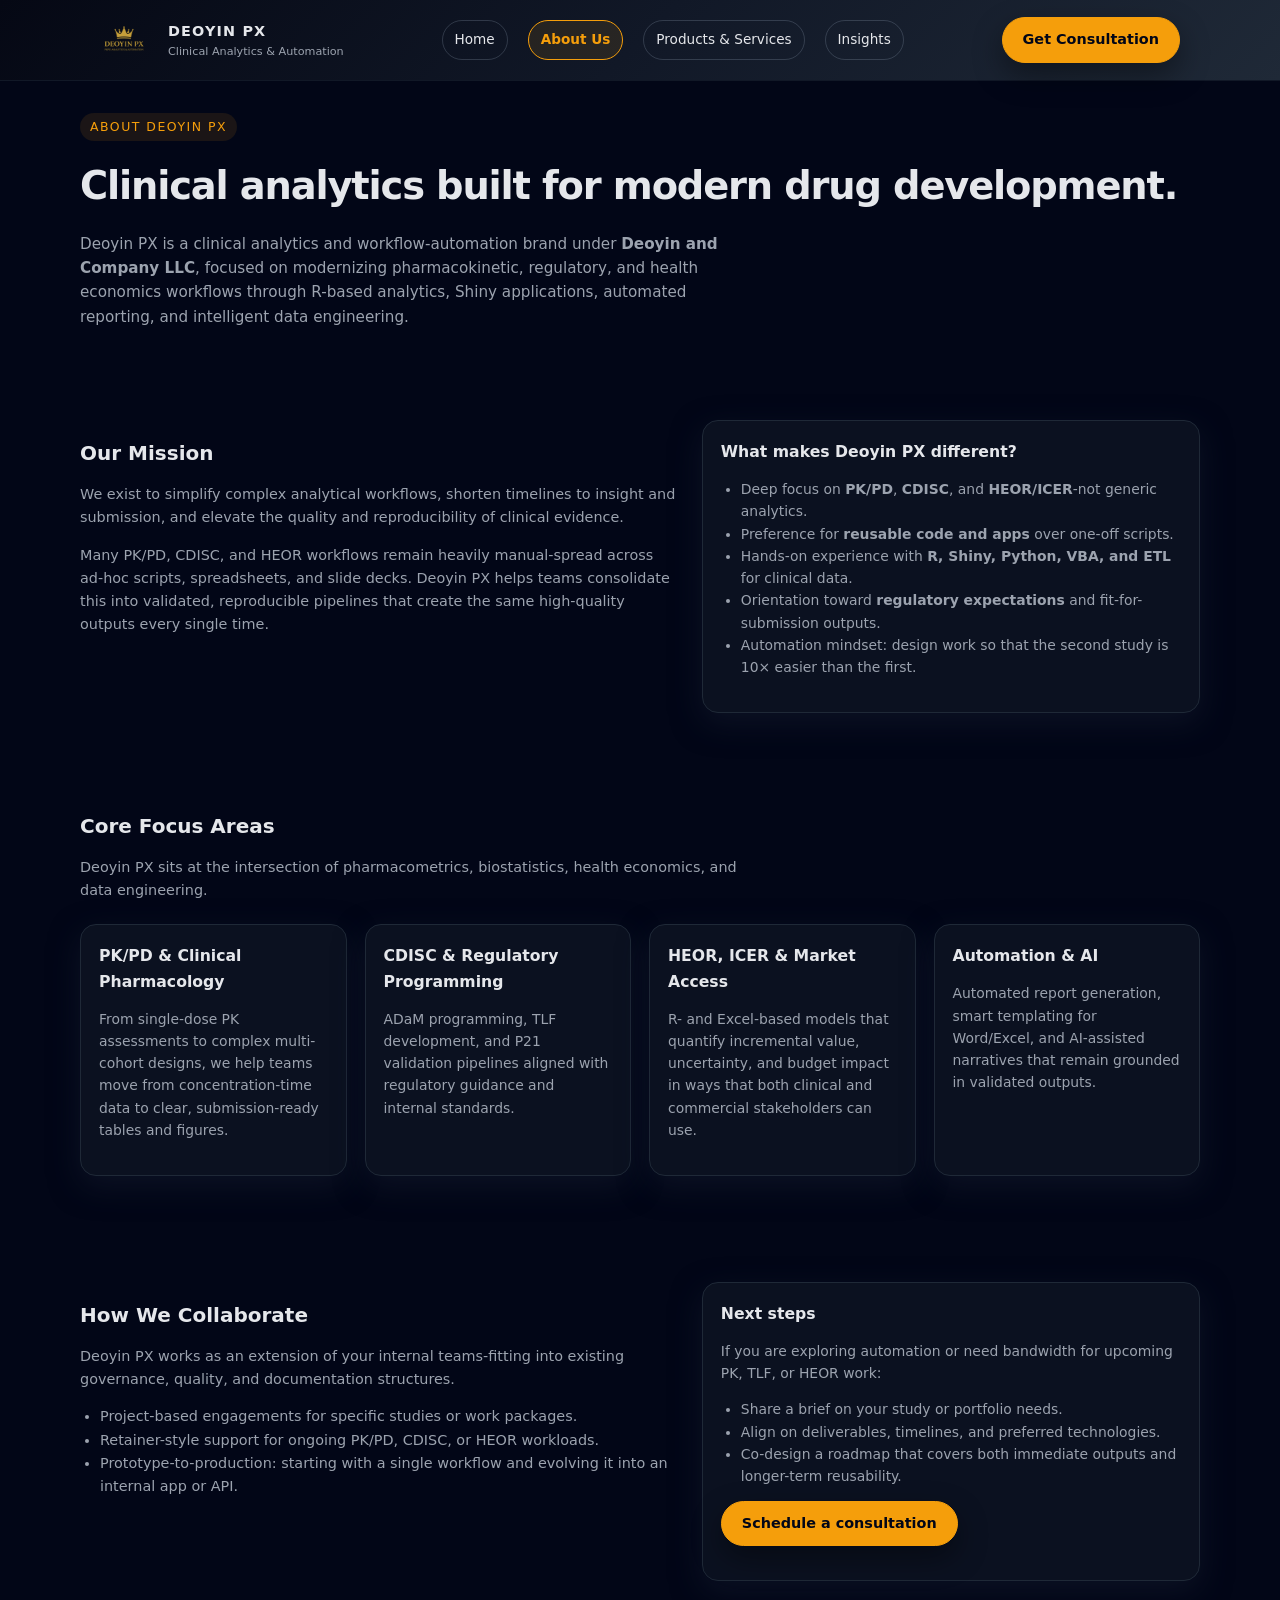
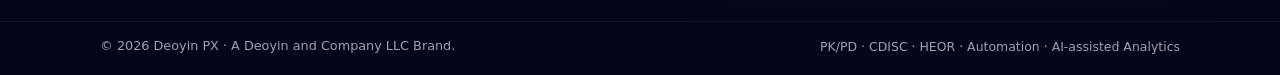
<file: about.html>
<!DOCTYPE html>
<html lang="en">
<head>
  <meta charset="UTF-8" />
  <title>About | Deoyin PX | Clinical Analytics & Automation</title>
  <meta name="viewport" content="width=device-width, initial-scale=1" />
  <meta name="description" content="Learn more about Deoyin PX, a clinical analytics and automation brand modernizing PK/PD, CDISC, HEOR, and reporting workflows." />
  <style>
    /* Same base styles as index.html */
    :root {
      --bg-dark: #050814;
      --bg-hero-grad: linear-gradient(135deg, #050814, #111827, #1f2937);
      --accent: #f59e0b;
      --accent-soft: rgba(245, 158, 11, 0.1);
      --text-main: #e5e7eb;
      --text-muted: #9ca3af;
      --card-bg: #0b1120;
      --border-subtle: #1f2937;
      --chip-bg: rgba(31, 41, 55, 0.8);
      --link: #38bdf8;
    }

    * { box-sizing: border-box; }

    body {
      margin: 0;
      font-family: system-ui, -apple-system, BlinkMacSystemFont, "Segoe UI", sans-serif;
      background: radial-gradient(circle at top, #020617 0, #020617 40%, #020617 100%);
      color: var(--text-main);
      line-height: 1.6;
    }

    a { color: var(--link); text-decoration: none; }
    a:hover { text-decoration: underline; }

    .page { min-height: 100vh; display: flex; flex-direction: column; }

    header {
      background: var(--bg-hero-grad);
      border-bottom: 1px solid #111827;
      position: sticky;
      top: 0;
      z-index: 20;
    }

    .nav {
      max-width: 1120px;
      margin: 0 auto;
      padding: 16px 20px;
      display: flex;
      align-items: center;
      justify-content: space-between;
      gap: 16px;
    }

    .nav-left {
      display: flex;
      align-items: center;
      gap: 10px;
    }

    .logo-text {
      display: flex;
      flex-direction: column;
    }

    .logo-text-main {
      font-weight: 600;
      letter-spacing: 0.08em;
      font-size: 0.9rem;
      text-transform: uppercase;
    }

    .logo-text-sub {
      font-size: 0.7rem;
      color: var(--text-muted);
    }

    .nav-center {
      display: flex;
      align-items: center;
      gap: 20px;
    }

    .nav-center .nav-link {
      font-size: 0.85rem;
      padding: 8px 12px;
      border-radius: 999px;
      color: var(--text-main);
      border: 1px solid rgba(148, 163, 184, 0.25);
      transition: background 0.2s, border-color 0.2s;
      text-decoration: none;
    }

    .nav-center .nav-link:hover {
      background: rgba(148, 163, 184, 0.15);
      border-color: rgba(148, 163, 184, 0.5);
    }

    .nav-center .nav-link.active {
      background: var(--accent-soft);
      border-color: var(--accent);
      color: var(--accent);
      font-weight: 600;
    }

    .nav-right {
      display: flex;
      align-items: center;
      gap: 10px;
      font-size: 0.85rem;
    }

    .btn {
      display: inline-flex;
      align-items: center;
      justify-content: center;
      padding: 10px 20px;
      border-radius: 999px;
      font-size: 0.9rem;
      border: 1px solid transparent;
      cursor: pointer;
      text-decoration: none;
    }

    .btn-primary {
      background: var(--accent);
      border-color: var(--accent);
      color: #020617;
      font-weight: 600;
      box-shadow: 0 12px 30px rgba(0,0,0,0.4);
    }

    .btn-primary:hover { filter: brightness(1.05); }

    @media (max-width: 900px) {
      .nav { flex-wrap: wrap; justify-content: center; }
      .nav-center { order: 3; flex-wrap: wrap; justify-content: center; }
    }

    main { flex: 1; }

    .section {
      padding: 40px 20px;
    }

    .section-inner {
      max-width: 1120px;
      margin: 0 auto;
    }

    .hero-simple {
      padding-top: 32px;
      padding-bottom: 10px;
    }

    .page-eyebrow {
      display: inline-flex;
      align-items: center;
      gap: 6px;
      padding: 4px 10px;
      border-radius: 999px;
      background: var(--accent-soft);
      color: var(--accent);
      font-size: 0.78rem;
      letter-spacing: 0.12em;
      text-transform: uppercase;
    }

    .page-title {
      font-size: clamp(1.9rem, 2.6vw + 1rem, 2.4rem);
      font-weight: 650;
      letter-spacing: -0.03em;
      margin: 14px 0 8px;
    }

    .page-subtitle {
      font-size: 0.95rem;
      color: var(--text-muted);
      max-width: 640px;
    }

    .section-title {
      font-size: 1.25rem;
      margin-bottom: 8px;
    }

    .section-sub {
      font-size: 0.9rem;
      color: var(--text-muted);
      max-width: 680px;
    }

    .two-col {
      display: grid;
      grid-template-columns: minmax(0, 1.2fr) minmax(0, 1fr);
      gap: 24px;
      margin-top: 26px;
    }

    @media (max-width: 900px) {
      .two-col {
        grid-template-columns: minmax(0, 1fr);
      }
    }

    .card {
      background: var(--card-bg);
      border-radius: 16px;
      padding: 18px 18px 20px;
      border: 1px solid var(--border-subtle);
      box-shadow: 0 10px 30px rgba(15, 23, 42, 0.7);
      font-size: 0.87rem;
      color: var(--text-muted);
    }

    .card h3 {
      margin-top: 0;
      margin-bottom: 6px;
      font-size: 0.98rem;
      color: var(--text-main);
    }

    ul { padding-left: 20px; }

    footer {
      border-top: 1px solid #111827;
      background: #020617;
      font-size: 0.8rem;
      color: var(--text-muted);
    }

    .footer-inner {
      max-width: 1120px;
      margin: 0 auto;
      padding: 14px 20px 18px;
      display: flex;
      flex-wrap: wrap;
      justify-content: space-between;
      gap: 10px;
      align-items: center;
    }
  </style>
</head>
<body>
<div class="page">
<header>
  <div class="nav">
    <div class="nav-left">
      <img src="img/deoyin-px-logo.png"
           alt="Deoyin PX Logo"
           style="height:48px; width:auto; margin-right:10px;">
      <div class="logo-text">
        <div class="logo-text-main">DEOYIN PX</div>
        <div class="logo-text-sub">Clinical Analytics & Automation</div>
      </div>
    </div>

    <div class="nav-center">
      <a class="nav-link" href="index.html">Home</a>
      <a class="nav-link active" href="about.html">About Us</a>
      <a class="nav-link" href="services.html">Products & Services</a>
      <a class="nav-link" href="insights.html">Insights</a>
    </div>

    <div class="nav-right">
      <a class="btn btn-primary" href="consultation.html">
        Get Consultation
      </a>
    </div>
  </div>
</header>

<main>
  <section class="section hero-simple">
    <div class="section-inner">
      <div class="page-eyebrow">About Deoyin PX</div>
      <h1 class="page-title">Clinical analytics built for modern drug development.</h1>
      <p class="page-subtitle">
        Deoyin PX is a clinical analytics and workflow-automation brand under <strong>Deoyin and Company LLC</strong>, focused on modernizing pharmacokinetic, regulatory, and health economics workflows through R-based analytics, Shiny applications, automated reporting, and intelligent data engineering.
      </p>
    </div>
  </section>

  <section class="section">
    <div class="section-inner two-col">
      <div>
        <h2 class="section-title">Our Mission</h2>
        <p class="section-sub">
          We exist to simplify complex analytical workflows, shorten timelines to insight and submission, and elevate the quality and reproducibility of clinical evidence.
        </p>
        <p style="font-size:0.9rem; color:var(--text-muted); margin-top:10px;">
          Many PK/PD, CDISC, and HEOR workflows remain heavily manual-spread across ad-hoc scripts, spreadsheets, and slide decks. Deoyin PX helps teams consolidate this into validated, reproducible pipelines that create the same high-quality outputs every single time.
        </p>
      </div>

      <div class="card">
        <h3>What makes Deoyin PX different?</h3>
        <ul>
          <li>Deep focus on <strong>PK/PD</strong>, <strong>CDISC</strong>, and <strong>HEOR/ICER</strong>-not generic analytics.</li>
          <li>Preference for <strong>reusable code and apps</strong> over one-off scripts.</li>
          <li>Hands-on experience with <strong>R, Shiny, Python, VBA, and ETL</strong> for clinical data.</li>
          <li>Orientation toward <strong>regulatory expectations</strong> and fit-for-submission outputs.</li>
          <li>Automation mindset: design work so that the second study is 10× easier than the first.</li>
        </ul>
      </div>
    </div>
  </section>

  <section class="section">
    <div class="section-inner">
      <h2 class="section-title">Core Focus Areas</h2>
      <p class="section-sub">
        Deoyin PX sits at the intersection of pharmacometrics, biostatistics, health economics, and data engineering.
      </p>

      <div style="display:grid; grid-template-columns:repeat(auto-fit,minmax(260px,1fr)); gap:18px; margin-top:22px;">
        <div class="card">
          <h3>PK/PD & Clinical Pharmacology</h3>
          <p>
            From single-dose PK assessments to complex multi-cohort designs, we help teams move from concentration-time data to clear, submission-ready tables and figures.
          </p>
        </div>
        <div class="card">
          <h3>CDISC & Regulatory Programming</h3>
          <p>
            ADaM programming, TLF development, and P21 validation pipelines aligned with regulatory guidance and internal standards.
          </p>
        </div>
        <div class="card">
          <h3>HEOR, ICER & Market Access</h3>
          <p>
            R- and Excel-based models that quantify incremental value, uncertainty, and budget impact in ways that both clinical and commercial stakeholders can use.
          </p>
        </div>
        <div class="card">
          <h3>Automation & AI</h3>
          <p>
            Automated report generation, smart templating for Word/Excel, and AI-assisted narratives that remain grounded in validated outputs.
          </p>
        </div>
      </div>
    </div>
  </section>

  <section class="section">
    <div class="section-inner two-col">
      <div>
        <h2 class="section-title">How We Collaborate</h2>
        <p class="section-sub">
          Deoyin PX works as an extension of your internal teams-fitting into existing governance, quality, and documentation structures.
        </p>
        <ul style="font-size:0.9rem; color:var(--text-muted); margin-top:10px;">
          <li>Project-based engagements for specific studies or work packages.</li>
          <li>Retainer-style support for ongoing PK/PD, CDISC, or HEOR workloads.</li>
          <li>Prototype-to-production: starting with a single workflow and evolving it into an internal app or API.</li>
        </ul>
      </div>

      <div class="card">
        <h3>Next steps</h3>
        <p>
          If you are exploring automation or need bandwidth for upcoming PK, TLF, or HEOR work:
        </p>
        <ul>
          <li>Share a brief on your study or portfolio needs.</li>
          <li>Align on deliverables, timelines, and preferred technologies.</li>
          <li>Co-design a roadmap that covers both immediate outputs and longer-term reusability.</li>
        </ul>
        <p style="margin-top:10px;">
          <a class="btn btn-primary" href="consultation.html">Schedule a consultation</a>
        </p>
      </div>
    </div>
  </section>
</main>

<footer>
  <div class="footer-inner">
    <span>© <span id="year"></span> Deoyin PX · A Deoyin and Company LLC Brand.</span>
    <span style="font-size: 0.78rem;">PK/PD · CDISC · HEOR · Automation · AI-assisted Analytics</span>
  </div>
</footer>
</div>
<script>
  document.getElementById("year").textContent = new Date().getFullYear();
</script>
</body>
</html>
</file>
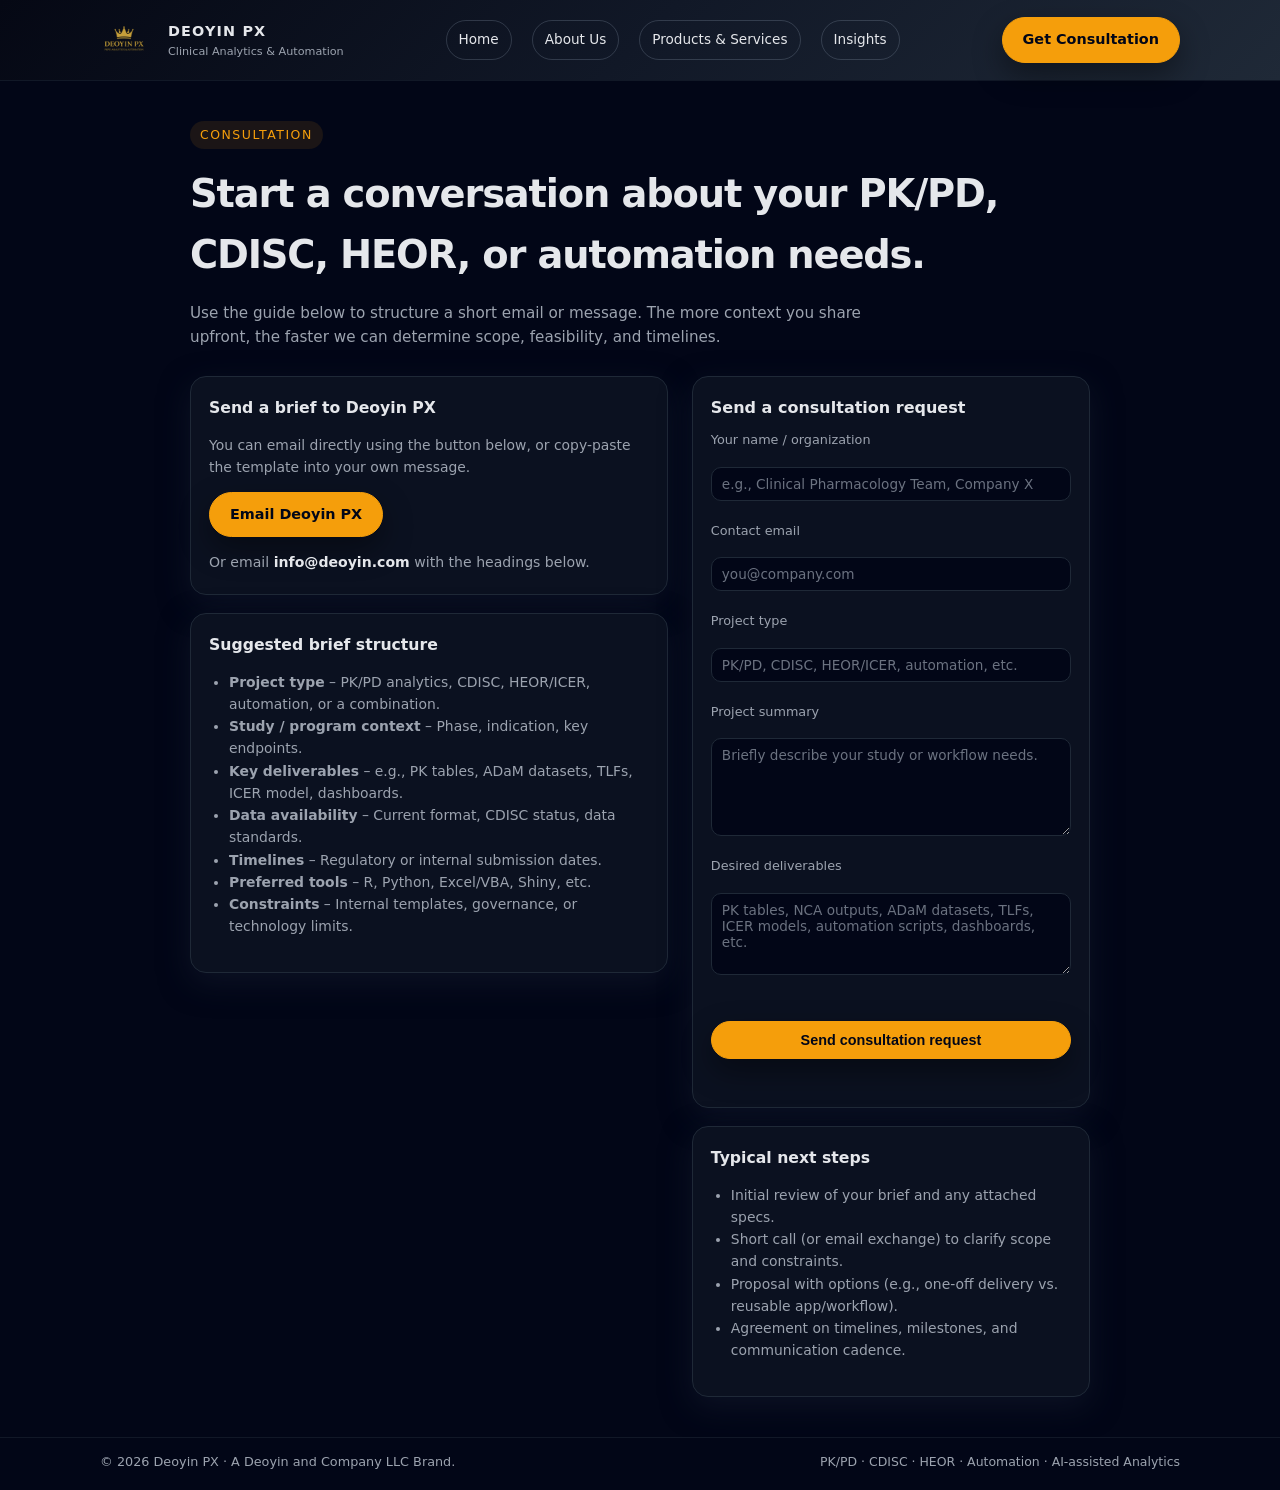
<file: consultation.html>
<!DOCTYPE html>
<html lang="en">
<head>
  <meta charset="UTF-8" />
  <title>Get Consultation | Deoyin PX</title>
  <meta name="viewport" content="width=device-width, initial-scale=1" />
  <meta name="description" content="Request a Deoyin PX consultation for PK/PD analytics, CDISC programming, HEOR/ICER modeling, and clinical reporting automation." />
  <style>
    :root {
      --bg-dark: #050814;
      --bg-hero-grad: linear-gradient(135deg, #050814, #111827, #1f2937);
      --accent: #f59e0b;
      --accent-soft: rgba(245, 158, 11, 0.1);
      --text-main: #e5e7eb;
      --text-muted: #9ca3af;
      --card-bg: #0b1120;
      --border-subtle: #1f2937;
      --chip-bg: rgba(31, 41, 55, 0.8);
      --link: #38bdf8;
    }

    * { box-sizing: border-box; }

    body {
      margin: 0;
      font-family: system-ui, -apple-system, BlinkMacSystemFont, "Segoe UI", sans-serif;
      background: radial-gradient(circle at top, #020617 0, #020617 40%, #020617 100%);
      color: var(--text-main);
      line-height: 1.6;
    }

    a { color: var(--link); text-decoration: none; }
    a:hover { text-decoration: underline; }

    .page { min-height: 100vh; display: flex; flex-direction: column; }

    header {
      background: var(--bg-hero-grad);
      border-bottom: 1px solid #111827;
      position: sticky;
      top: 0;
      z-index: 20;
    }

    .nav {
      max-width: 1120px;
      margin: 0 auto;
      padding: 16px 20px;
      display: flex;
      align-items: center;
      justify-content: space-between;
      gap: 16px;
    }

    .nav-left {
      display: flex;
      align-items: center;
      gap: 10px;
    }

    .logo-text { display: flex; flex-direction: column; }

    .logo-text-main {
      font-weight: 600;
      letter-spacing: 0.08em;
      font-size: 0.9rem;
      text-transform: uppercase;
    }

    .logo-text-sub {
      font-size: 0.7rem;
      color: var(--text-muted);
    }

    .nav-center {
      display: flex;
      align-items: center;
      gap: 20px;
    }

    .nav-center .nav-link {
      font-size: 0.85rem;
      padding: 8px 12px;
      border-radius: 999px;
      color: var(--text-main);
      border: 1px solid rgba(148, 163, 184, 0.25);
      transition: background 0.2s, border-color 0.2s;
      text-decoration: none;
    }

    .nav-center .nav-link:hover {
      background: rgba(148, 163, 184, 0.15);
      border-color: rgba(148, 163, 184, 0.5);
    }

    /* No active state here since Get Consultation is a button, not nav item */

    .nav-right {
      display: flex;
      align-items: center;
      gap: 10px;
      font-size: 0.85rem;
    }

    .btn {
      display: inline-flex;
      align-items: center;
      justify-content: center;
      padding: 10px 20px;
      border-radius: 999px;
      font-size: 0.9rem;
      border: 1px solid transparent;
      cursor: pointer;
      text-decoration: none;
    }

    .btn-primary {
      background: var(--accent);
      border-color: var(--accent);
      color: #020617;
      font-weight: 600;
      box-shadow: 0 12px 30px rgba(0,0,0,0.4);
    }

    .btn-primary:hover { filter: brightness(1.05); }

    @media (max-width: 900px) {
      .nav { flex-wrap: wrap; justify-content: center; }
      .nav-center { order: 3; flex-wrap: wrap; justify-content: center; }
    }

    main { flex: 1; }

    .section { padding: 40px 20px; }

    .section-inner { max-width: 900px; margin: 0 auto; }

    .page-eyebrow {
      display: inline-flex;
      align-items: center;
      gap: 6px;
      padding: 4px 10px;
      border-radius: 999px;
      background: var(--accent-soft);
      color: var(--accent);
      font-size: 0.78rem;
      letter-spacing: 0.12em;
      text-transform: uppercase;
    }

    .page-title {
      font-size: clamp(1.9rem, 2.6vw + 1rem, 2.4rem);
      font-weight: 650;
      letter-spacing: -0.03em;
      margin: 14px 0 8px;
    }

    .page-subtitle {
      font-size: 0.95rem;
      color: var(--text-muted);
      max-width: 720px;
    }

    .two-col {
      display: grid;
      grid-template-columns: minmax(0,1.2fr) minmax(0,1fr);
      gap: 24px;
      margin-top: 26px;
    }

    @media (max-width: 900px) {
      .two-col { grid-template-columns: minmax(0,1fr); }
    }

    .card {
      background: var(--card-bg);
      border-radius: 16px;
      padding: 18px 18px 20px;
      border: 1px solid var(--border-subtle);
      box-shadow: 0 10px 30px rgba(15, 23, 42, 0.7);
      font-size: 0.87rem;
      color: var(--text-muted);
    }

    .card h3 {
      margin: 0 0 8px;
      font-size: 0.98rem;
      color: var(--text-main);
    }

    ul { padding-left: 20px; }

    .info-block {
      font-size: 0.88rem;
      color: var(--text-muted);
      margin-top: 8px;
    }

    .inline-label {
      font-weight: 600;
      color: var(--text-main);
    }

    footer {
      border-top: 1px solid #111827;
      background: #020617;
      font-size: 0.8rem;
      color: var(--text-muted);
    }

    .footer-inner {
      max-width: 1120px;
      margin: 0 auto;
      padding: 14px 20px 18px;
      display: flex;
      flex-wrap: wrap;
      justify-content: space-between;
      gap: 10px;
      align-items: center;
    }

    textarea, input[type="text"], input[type="email"] {
      width: 100%;
      padding: 8px 10px;
      margin-top: 4px;
      margin-bottom: 10px;
      border-radius: 8px;
      border: 1px solid #1f2937;
      background: #020617;
      color: var(--text-main);
      font-family: inherit;
      font-size: 0.88rem;
    }

    label {
      font-size: 0.85rem;
      color: var(--text-muted);
    }
    /* === Consultation form styling === */

.consult-card {
  background: var(--card-bg);
  border-radius: 16px;
  padding: 18px 18px 20px;
  border: 1px solid var(--border-subtle);
  box-shadow: 0 10px 30px rgba(15, 23, 42, 0.7);
  font-size: 0.9rem;
}

.consult-card h3 {
  margin-top: 0;
  margin-bottom: 10px;
  font-size: 1rem;
}

#consultForm {
  display: flex;
  flex-direction: column;
  gap: 10px;
}

#consultForm label {
  font-size: 0.8rem;
  color: var(--text-muted);
  margin-bottom: 2px;
  display: block;
}

#consultForm input[type="text"],
#consultForm input[type="email"],
#consultForm textarea {
  width: 100%;
  padding: 8px 10px;
  border-radius: 10px;
  border: 1px solid #1f2937;
  background: #020617;
  color: var(--text-main);
  font-size: 0.85rem;
  outline: none;
  transition: border-color 0.15s ease, box-shadow 0.15s ease;
}

#consultForm input[type="text"]::placeholder,
#consultForm input[type="email"]::placeholder,
#consultForm textarea::placeholder {
  color: #6b7280;
}

#consultForm input[type="text"]:focus,
#consultForm input[type="email"]:focus,
#consultForm textarea:focus {
  border-color: var(--accent);
  box-shadow: 0 0 0 1px rgba(245, 158, 11, 0.35);
}

#form-status {
  min-height: 18px;
  font-size: 0.82rem;
}

/* hCaptcha alignment */
.h-captcha {
  margin-top: 6px;
}

/* === Modal popup === */

.modal-backdrop {
  position: fixed;
  inset: 0;
  background: rgba(15, 23, 42, 0.85);
  display: none;             /* hidden by default */
  align-items: center;
  justify-content: center;
  z-index: 40;
}

.modal-backdrop.active {
  display: flex;
}

.modal-content {
  background: #020617;
  border-radius: 18px;
  border: 1px solid var(--border-subtle);
  padding: 22px 24px;
  max-width: 420px;
  width: 90%;
  box-shadow: 0 24px 60px rgba(0, 0, 0, 0.8);
  text-align: left;
}

.modal-title {
  font-size: 1rem;
  margin: 0 0 6px;
}

.modal-body {
  font-size: 0.88rem;
  color: var(--text-muted);
  margin-bottom: 14px;
}

.modal-footer {
  display: flex;
  justify-content: flex-end;
  gap: 10px;
}
  </style>
</head>
<body>
<div class="page">
<header>
  <div class="nav">
    <div class="nav-left">
      <img src="img/deoyin-px-logo.png"
           alt="Deoyin PX Logo"
           style="height:48px; width:auto; margin-right:10px;">
      <div class="logo-text">
        <div class="logo-text-main">DEOYIN PX</div>
        <div class="logo-text-sub">Clinical Analytics & Automation</div>
      </div>
    </div>

    <div class="nav-center">
      <a class="nav-link" href="index.html">Home</a>
      <a class="nav-link" href="about.html">About Us</a>
      <a class="nav-link" href="services.html">Products & Services</a>
      <a class="nav-link" href="insights.html">Insights</a>
    </div>

    <div class="nav-right">
      <a class="btn btn-primary" href="consultation.html">
        Get Consultation
      </a>
    </div>
  </div>
</header>

<main>
  <section class="section">
    <div class="section-inner">
      <div class="page-eyebrow">Consultation</div>
      <h1 class="page-title">Start a conversation about your PK/PD, CDISC, HEOR, or automation needs.</h1>
      <p class="page-subtitle">
        Use the guide below to structure a short email or message. The more context you share upfront, the faster we can determine scope, feasibility, and timelines.
      </p>

      <div class="two-col">
        <div>
          <div class="card">
            <h3>Send a brief to Deoyin PX</h3>
            <p>
              You can email directly using the button below, or copy-paste the template into your own message.
            </p>
            <p style="margin-top:10px;">
              <a class="btn btn-primary"
                 href="mailto:info@deoyin.com?subject=Deoyin%20PX%20Consultation&body=Project%20type%20(PK%2FPD%2C%20CDISC%2C%20HEOR%2C%20automation)%3A%0AStudy%2Fprogram%20context%3A%0AKey%20deliverables%20(PK%20tables%2C%20ADaM%2C%20TLFs%2C%20ICER%20model%2C%20etc.)%3A%0AData%20availability%20and%20format%3A%0ATarget%20timelines%3A%0APreferred%20tools%20(R%2C%20Python%2C%20Excel%2FVBA%2C%20etc.)%3A%0AAny%20internal%20standards%20or%20regulatory%20constraints%3A%0A">
                Email Deoyin PX
              </a>
            </p>
            <div class="info-block">
              Or email <span class="inline-label">info@deoyin.com</span> with the headings below.
            </div>
          </div>

          <div class="card" style="margin-top:18px;">
            <h3>Suggested brief structure</h3>
            <ul>
              <li><strong>Project type</strong> – PK/PD analytics, CDISC, HEOR/ICER, automation, or a combination.</li>
              <li><strong>Study / program context</strong> – Phase, indication, key endpoints.</li>
              <li><strong>Key deliverables</strong> – e.g., PK tables, ADaM datasets, TLFs, ICER model, dashboards.</li>
              <li><strong>Data availability</strong> – Current format, CDISC status, data standards.</li>
              <li><strong>Timelines</strong> – Regulatory or internal submission dates.</li>
              <li><strong>Preferred tools</strong> – R, Python, Excel/VBA, Shiny, etc.</li>
              <li><strong>Constraints</strong> – Internal templates, governance, or technology limits.</li>
            </ul>
          </div>
        </div>

        <div>
<div class="consult-card">
  <h3>Send a consultation request</h3>

  <form id="consultForm">
    <!-- Web3Forms access key -->
    <input type="hidden" name="access_key" value="c5d61d59-04ce-40b8-8c84-6fbfcf729706">

    <!-- Email subject -->
    <input type="hidden" name="subject" value="New Deoyin PX Consultation Request">

    <!-- OPTIONAL: Custom redirect to thank-you page (see section 3) -->
    <!-- <input type="hidden" name="redirect" value="https://deoyin.com/thank-you.html"> -->

    <!-- OPTIONAL: Webhook for CRM / Notion / Sheets (Pro feature) -->
    <!-- <input type="hidden" name="webhook" value="YOUR_WEBHOOK_URL_HERE"> -->

    <!-- Spam protection: honeypot -->
    <input type="checkbox" name="botcheck" style="display:none;">

    <label for="name">Your name / organization</label>
    <input type="text" id="name" name="name"
           placeholder="e.g., Clinical Pharmacology Team, Company X" required />

    <label for="email">Contact email</label>
    <input type="email" id="email" name="email"
           placeholder="you@company.com" required />

    <label for="project_type">Project type</label>
    <input type="text" id="project_type" name="project_type"
           placeholder="PK/PD, CDISC, HEOR/ICER, automation, etc." />

    <label for="summary">Project summary</label>
    <textarea id="summary" name="summary" rows="5"
              placeholder="Briefly describe your study or workflow needs."
              required></textarea>

    <label for="deliverables">Desired deliverables</label>
    <textarea id="deliverables" name="deliverables" rows="4"
              placeholder="PK tables, NCA outputs, ADaM datasets, TLFs, ICER models, automation scripts, dashboards, etc."></textarea>

    <!-- 🔐 hCaptcha (free, Web3Forms-native) -->
    <div class="h-captcha" data-captcha="true"></div>

    <button type="submit" class="btn btn-primary" style="margin-top:10px;">
      Send consultation request
    </button>

    <div id="form-status"></div>
  </form>
</div>

          <div class="card" style="margin-top:18px;">
            <h3>Typical next steps</h3>
            <ul>
              <li>Initial review of your brief and any attached specs.</li>
              <li>Short call (or email exchange) to clarify scope and constraints.</li>
              <li>Proposal with options (e.g., one-off delivery vs. reusable app/workflow).</li>
              <li>Agreement on timelines, milestones, and communication cadence.</li>
            </ul>
          </div>
        </div>
      </div>

    </div>
  </section>
</main>
  <!-- Success modal -->
<div class="modal-backdrop" id="consult-modal">
  <div class="modal-content">
    <h3 class="modal-title">Request received ✅</h3>
    <div class="modal-body">
      Thank you for contacting Deoyin PX. Your consultation request has been received.
      We’ll review your details and respond with next steps.
    </div>
    <div class="modal-footer">
      <button type="button" class="btn btn-ghost" id="modal-close">
        Close
      </button>
      <a href="thank-you.html" class="btn btn-primary">
        View next steps
      </a>
    </div>
  </div>
</div>

<footer>
  <div class="footer-inner">
    <span>© <span id="year"></span> Deoyin PX · A Deoyin and Company LLC Brand.</span>
    <span style="font-size: 0.78rem;">PK/PD · CDISC · HEOR · Automation · AI-assisted Analytics</span>
  </div>
</footer>
</div>
<script>
  document.getElementById("year").textContent = new Date().getFullYear();
</script>
<script>
  // Keep your footer year
  const yearEl = document.getElementById("year");
  if (yearEl) yearEl.textContent = new Date().getFullYear();

  const form = document.getElementById("consultForm");
  const statusDiv = document.getElementById("form-status");
  const modal = document.getElementById("consult-modal");
  const modalClose = document.getElementById("modal-close");

  function openModal() {
    if (modal) modal.classList.add("active");
  }

  function closeModal() {
    if (modal) modal.classList.remove("active");
  }

  if (modalClose) {
    modalClose.addEventListener("click", closeModal);
  }

  if (modal) {
    modal.addEventListener("click", function (e) {
      if (e.target === modal) closeModal(); // click outside to close
    });
  }

  if (form) {
    form.addEventListener("submit", async function (e) {
      e.preventDefault();
      statusDiv.textContent = "Sending...";
      statusDiv.style.color = "#9ca3af";

      try {
        const formData = new FormData(form);

        const response = await fetch("https://api.web3forms.com/submit", {
          method: "POST",
          body: formData
        });

        const result = await response.json();

        if (result.success) {
          statusDiv.textContent = "";
          form.reset();
          openModal();  // show modal popup
        } else {
          statusDiv.textContent = "Error — please try again or email info@deoyin.com.";
          statusDiv.style.color = "#f97373";
        }
      } catch (err) {
        statusDiv.textContent = "Network error. Please try again.";
        statusDiv.style.color = "#f97373";
      }
    });
  }
</script>
  <!-- Web3Forms hCaptcha script -->
<script src="https://web3forms.com/client/script.js" async defer></script>

</body>
</html>
</file>
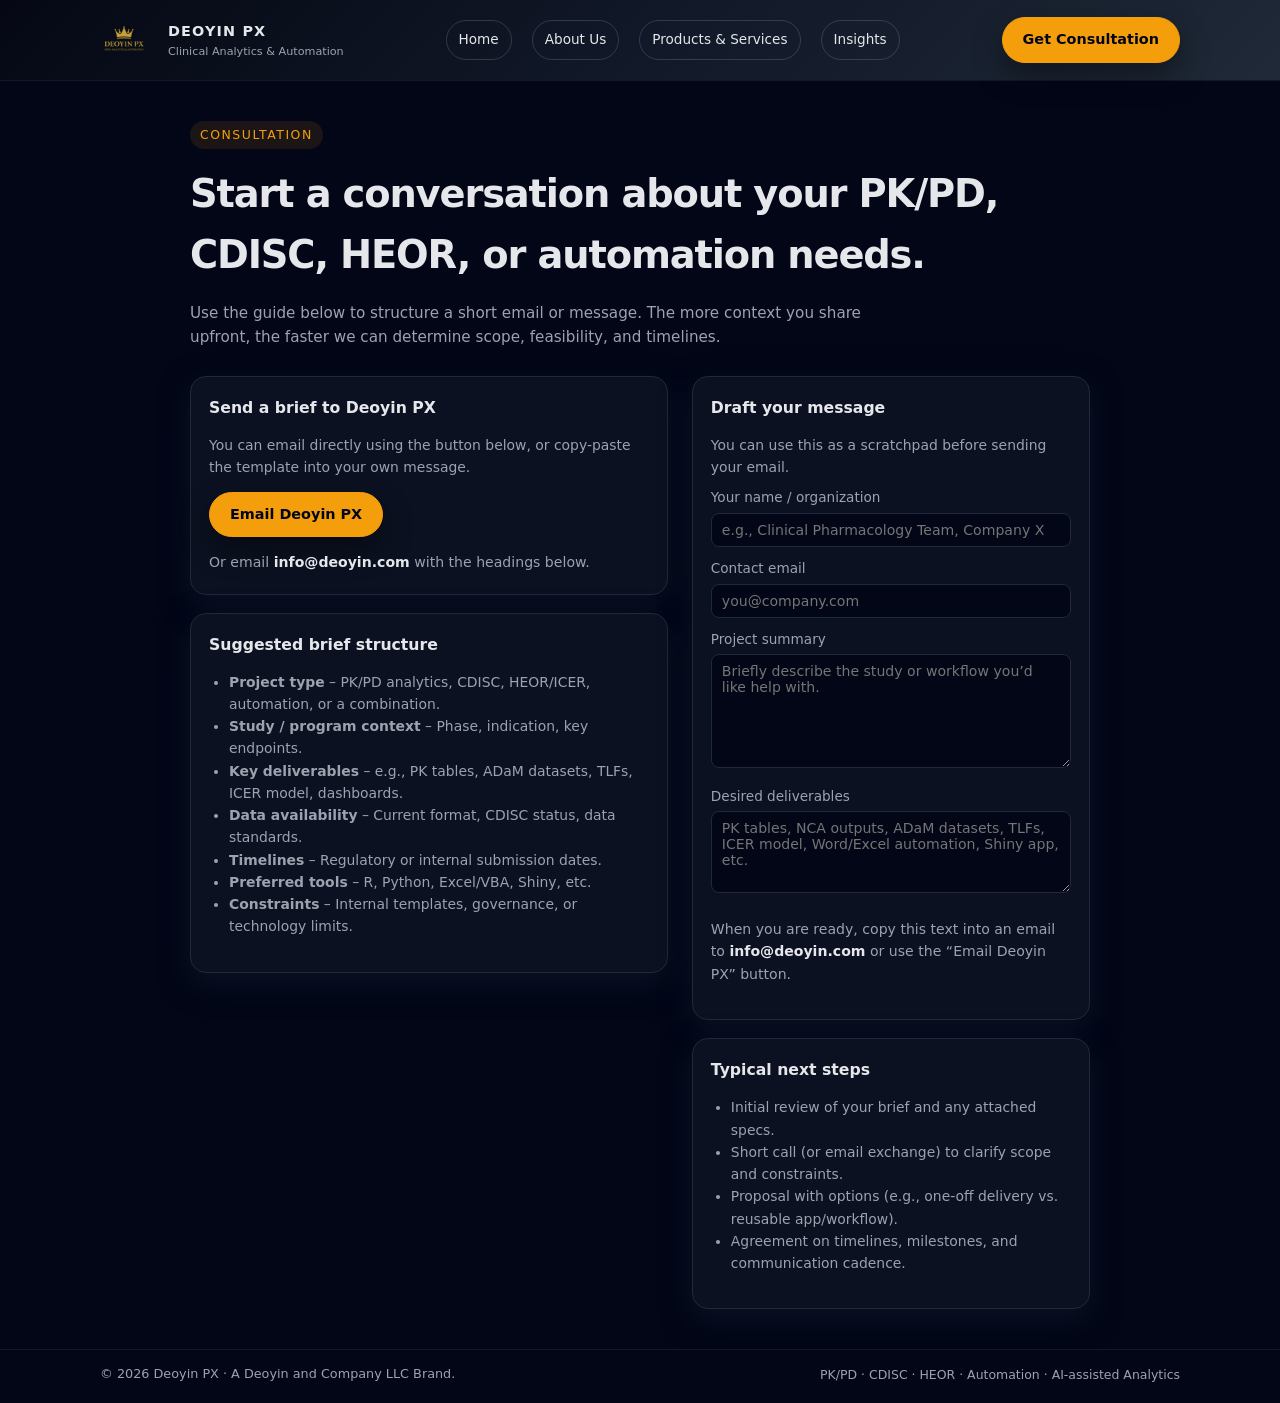
<file: consultations.html>
<!DOCTYPE html>
<html lang="en">
<head>
  <meta charset="UTF-8" />
  <title>Get Consultation | Deoyin PX</title>
  <meta name="viewport" content="width=device-width, initial-scale=1" />
  <meta name="description" content="Request a Deoyin PX consultation for PK/PD analytics, CDISC programming, HEOR/ICER modeling, and clinical reporting automation." />
  <style>
    :root {
      --bg-dark: #050814;
      --bg-hero-grad: linear-gradient(135deg, #050814, #111827, #1f2937);
      --accent: #f59e0b;
      --accent-soft: rgba(245, 158, 11, 0.1);
      --text-main: #e5e7eb;
      --text-muted: #9ca3af;
      --card-bg: #0b1120;
      --border-subtle: #1f2937;
      --chip-bg: rgba(31, 41, 55, 0.8);
      --link: #38bdf8;
    }

    * { box-sizing: border-box; }

    body {
      margin: 0;
      font-family: system-ui, -apple-system, BlinkMacSystemFont, "Segoe UI", sans-serif;
      background: radial-gradient(circle at top, #020617 0, #020617 40%, #020617 100%);
      color: var(--text-main);
      line-height: 1.6;
    }

    a { color: var(--link); text-decoration: none; }
    a:hover { text-decoration: underline; }

    .page { min-height: 100vh; display: flex; flex-direction: column; }

    header {
      background: var(--bg-hero-grad);
      border-bottom: 1px solid #111827;
      position: sticky;
      top: 0;
      z-index: 20;
    }

    .nav {
      max-width: 1120px;
      margin: 0 auto;
      padding: 16px 20px;
      display: flex;
      align-items: center;
      justify-content: space-between;
      gap: 16px;
    }

    .nav-left {
      display: flex;
      align-items: center;
      gap: 10px;
    }

    .logo-text { display: flex; flex-direction: column; }

    .logo-text-main {
      font-weight: 600;
      letter-spacing: 0.08em;
      font-size: 0.9rem;
      text-transform: uppercase;
    }

    .logo-text-sub {
      font-size: 0.7rem;
      color: var(--text-muted);
    }

    .nav-center {
      display: flex;
      align-items: center;
      gap: 20px;
    }

    .nav-center .nav-link {
      font-size: 0.85rem;
      padding: 8px 12px;
      border-radius: 999px;
      color: var(--text-main);
      border: 1px solid rgba(148, 163, 184, 0.25);
      transition: background 0.2s, border-color 0.2s;
      text-decoration: none;
    }

    .nav-center .nav-link:hover {
      background: rgba(148, 163, 184, 0.15);
      border-color: rgba(148, 163, 184, 0.5);
    }

    /* No active state here since Get Consultation is a button, not nav item */

    .nav-right {
      display: flex;
      align-items: center;
      gap: 10px;
      font-size: 0.85rem;
    }

    .btn {
      display: inline-flex;
      align-items: center;
      justify-content: center;
      padding: 10px 20px;
      border-radius: 999px;
      font-size: 0.9rem;
      border: 1px solid transparent;
      cursor: pointer;
      text-decoration: none;
    }

    .btn-primary {
      background: var(--accent);
      border-color: var(--accent);
      color: #020617;
      font-weight: 600;
      box-shadow: 0 12px 30px rgba(0,0,0,0.4);
    }

    .btn-primary:hover { filter: brightness(1.05); }

    @media (max-width: 900px) {
      .nav { flex-wrap: wrap; justify-content: center; }
      .nav-center { order: 3; flex-wrap: wrap; justify-content: center; }
    }

    main { flex: 1; }

    .section { padding: 40px 20px; }

    .section-inner { max-width: 900px; margin: 0 auto; }

    .page-eyebrow {
      display: inline-flex;
      align-items: center;
      gap: 6px;
      padding: 4px 10px;
      border-radius: 999px;
      background: var(--accent-soft);
      color: var(--accent);
      font-size: 0.78rem;
      letter-spacing: 0.12em;
      text-transform: uppercase;
    }

    .page-title {
      font-size: clamp(1.9rem, 2.6vw + 1rem, 2.4rem);
      font-weight: 650;
      letter-spacing: -0.03em;
      margin: 14px 0 8px;
    }

    .page-subtitle {
      font-size: 0.95rem;
      color: var(--text-muted);
      max-width: 720px;
    }

    .two-col {
      display: grid;
      grid-template-columns: minmax(0,1.2fr) minmax(0,1fr);
      gap: 24px;
      margin-top: 26px;
    }

    @media (max-width: 900px) {
      .two-col { grid-template-columns: minmax(0,1fr); }
    }

    .card {
      background: var(--card-bg);
      border-radius: 16px;
      padding: 18px 18px 20px;
      border: 1px solid var(--border-subtle);
      box-shadow: 0 10px 30px rgba(15, 23, 42, 0.7);
      font-size: 0.87rem;
      color: var(--text-muted);
    }

    .card h3 {
      margin: 0 0 8px;
      font-size: 0.98rem;
      color: var(--text-main);
    }

    ul { padding-left: 20px; }

    .info-block {
      font-size: 0.88rem;
      color: var(--text-muted);
      margin-top: 8px;
    }

    .inline-label {
      font-weight: 600;
      color: var(--text-main);
    }

    footer {
      border-top: 1px solid #111827;
      background: #020617;
      font-size: 0.8rem;
      color: var(--text-muted);
    }

    .footer-inner {
      max-width: 1120px;
      margin: 0 auto;
      padding: 14px 20px 18px;
      display: flex;
      flex-wrap: wrap;
      justify-content: space-between;
      gap: 10px;
      align-items: center;
    }

    textarea, input[type="text"], input[type="email"] {
      width: 100%;
      padding: 8px 10px;
      margin-top: 4px;
      margin-bottom: 10px;
      border-radius: 8px;
      border: 1px solid #1f2937;
      background: #020617;
      color: var(--text-main);
      font-family: inherit;
      font-size: 0.88rem;
    }

    label {
      font-size: 0.85rem;
      color: var(--text-muted);
    }
  </style>
</head>
<body>
<div class="page">
<header>
  <div class="nav">
    <div class="nav-left">
      <img src="img/deoyin-px-logo.png"
           alt="Deoyin PX Logo"
           style="height:48px; width:auto; margin-right:10px;">
      <div class="logo-text">
        <div class="logo-text-main">DEOYIN PX</div>
        <div class="logo-text-sub">Clinical Analytics & Automation</div>
      </div>
    </div>

    <div class="nav-center">
      <a class="nav-link" href="index.html">Home</a>
      <a class="nav-link" href="about.html">About Us</a>
      <a class="nav-link" href="services.html">Products & Services</a>
      <a class="nav-link" href="insights.html">Insights</a>
    </div>

    <div class="nav-right">
      <a class="btn btn-primary" href="consultation.html">
        Get Consultation
      </a>
    </div>
  </div>
</header>

<main>
  <section class="section">
    <div class="section-inner">
      <div class="page-eyebrow">Consultation</div>
      <h1 class="page-title">Start a conversation about your PK/PD, CDISC, HEOR, or automation needs.</h1>
      <p class="page-subtitle">
        Use the guide below to structure a short email or message. The more context you share upfront, the faster we can determine scope, feasibility, and timelines.
      </p>

      <div class="two-col">
        <div>
          <div class="card">
            <h3>Send a brief to Deoyin PX</h3>
            <p>
              You can email directly using the button below, or copy-paste the template into your own message.
            </p>
            <p style="margin-top:10px;">
              <a class="btn btn-primary"
                 href="mailto:info@deoyin.com?subject=Deoyin%20PX%20Consultation&body=Project%20type%20(PK%2FPD%2C%20CDISC%2C%20HEOR%2C%20automation)%3A%0AStudy%2Fprogram%20context%3A%0AKey%20deliverables%20(PK%20tables%2C%20ADaM%2C%20TLFs%2C%20ICER%20model%2C%20etc.)%3A%0AData%20availability%20and%20format%3A%0ATarget%20timelines%3A%0APreferred%20tools%20(R%2C%20Python%2C%20Excel%2FVBA%2C%20etc.)%3A%0AAny%20internal%20standards%20or%20regulatory%20constraints%3A%0A">
                Email Deoyin PX
              </a>
            </p>
            <div class="info-block">
              Or email <span class="inline-label">info@deoyin.com</span> with the headings below.
            </div>
          </div>

          <div class="card" style="margin-top:18px;">
            <h3>Suggested brief structure</h3>
            <ul>
              <li><strong>Project type</strong> – PK/PD analytics, CDISC, HEOR/ICER, automation, or a combination.</li>
              <li><strong>Study / program context</strong> – Phase, indication, key endpoints.</li>
              <li><strong>Key deliverables</strong> – e.g., PK tables, ADaM datasets, TLFs, ICER model, dashboards.</li>
              <li><strong>Data availability</strong> – Current format, CDISC status, data standards.</li>
              <li><strong>Timelines</strong> – Regulatory or internal submission dates.</li>
              <li><strong>Preferred tools</strong> – R, Python, Excel/VBA, Shiny, etc.</li>
              <li><strong>Constraints</strong> – Internal templates, governance, or technology limits.</li>
            </ul>
          </div>
        </div>

        <div>
          <div class="card">
            <h3>Draft your message</h3>
            <p style="margin-bottom:8px;">
              You can use this as a scratchpad before sending your email.
            </p>
            <label for="name">Your name / organization</label>
            <input type="text" id="name" placeholder="e.g., Clinical Pharmacology Team, Company X" />

            <label for="email">Contact email</label>
            <input type="email" id="email" placeholder="you@company.com" />

            <label for="summary">Project summary</label>
            <textarea id="summary" rows="6" placeholder="Briefly describe the study or workflow you’d like help with."></textarea>

            <label for="deliverables">Desired deliverables</label>
            <textarea id="deliverables" rows="4" placeholder="PK tables, NCA outputs, ADaM datasets, TLFs, ICER model, Word/Excel automation, Shiny app, etc."></textarea>

            <p class="info-block">
              When you are ready, copy this text into an email to
              <span class="inline-label">info@deoyin.com</span> or use the “Email Deoyin PX” button.
            </p>
          </div>

          <div class="card" style="margin-top:18px;">
            <h3>Typical next steps</h3>
            <ul>
              <li>Initial review of your brief and any attached specs.</li>
              <li>Short call (or email exchange) to clarify scope and constraints.</li>
              <li>Proposal with options (e.g., one-off delivery vs. reusable app/workflow).</li>
              <li>Agreement on timelines, milestones, and communication cadence.</li>
            </ul>
          </div>
        </div>
      </div>

    </div>
  </section>
</main>

<footer>
  <div class="footer-inner">
    <span>© <span id="year"></span> Deoyin PX · A Deoyin and Company LLC Brand.</span>
    <span style="font-size: 0.78rem;">PK/PD · CDISC · HEOR · Automation · AI-assisted Analytics</span>
  </div>
</footer>
</div>
<script>
  document.getElementById("year").textContent = new Date().getFullYear();
</script>
</body>
</html>
</file>
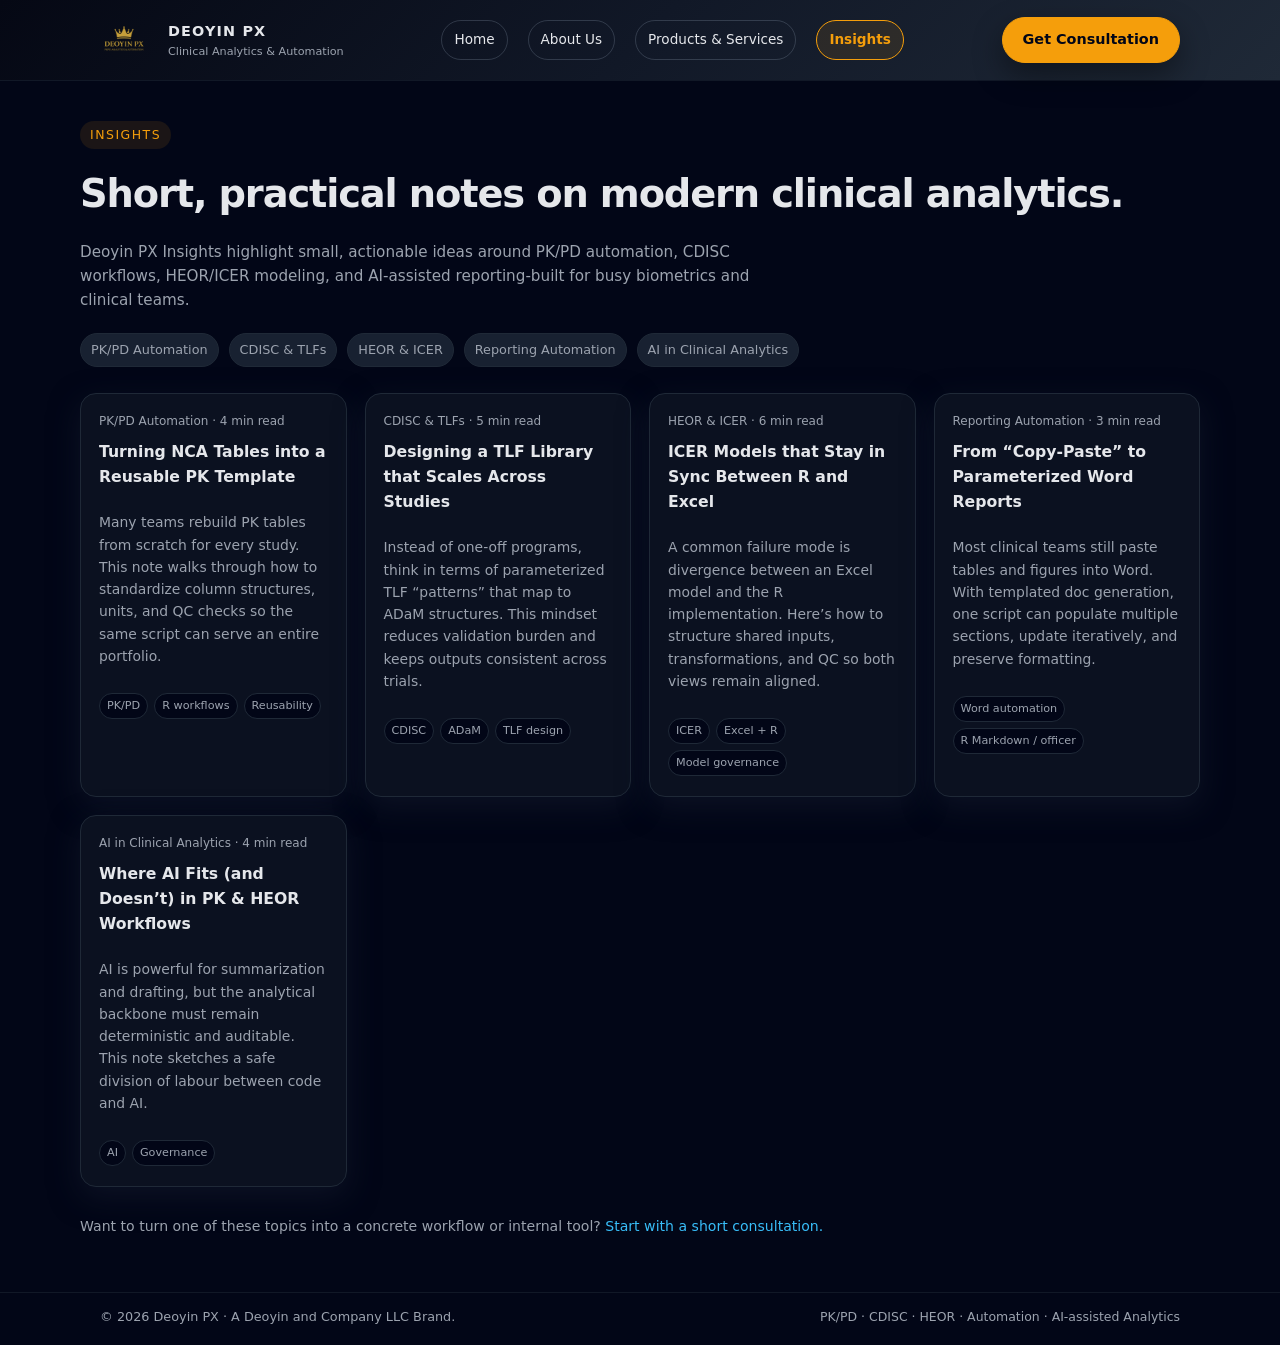
<file: insights.html>
<!DOCTYPE html>
<html lang="en">
<head>
  <meta charset="UTF-8" />
  <title>Insights | Deoyin PX</title>
  <meta name="viewport" content="width=device-width, initial-scale=1" />
  <meta name="description" content="Deoyin PX Insights – short, practical posts on PK/PD automation, CDISC workflows, HEOR/ICER, and clinical analytics." />
  <style>
    :root {
      --bg-dark: #050814;
      --bg-hero-grad: linear-gradient(135deg, #050814, #111827, #1f2937);
      --accent: #f59e0b;
      --accent-soft: rgba(245, 158, 11, 0.1);
      --text-main: #e5e7eb;
      --text-muted: #9ca3af;
      --card-bg: #0b1120;
      --border-subtle: #1f2937;
      --chip-bg: rgba(31, 41, 55, 0.8);
      --link: #38bdf8;
    }

    * { box-sizing: border-box; }

    body {
      margin: 0;
      font-family: system-ui, -apple-system, BlinkMacSystemFont, "Segoe UI", sans-serif;
      background: radial-gradient(circle at top, #020617 0, #020617 40%, #020617 100%);
      color: var(--text-main);
      line-height: 1.6;
    }

    a { color: var(--link); text-decoration: none; }
    a:hover { text-decoration: underline; }

    .page { min-height: 100vh; display: flex; flex-direction: column; }

    header {
      background: var(--bg-hero-grad);
      border-bottom: 1px solid #111827;
      position: sticky;
      top: 0;
      z-index: 20;
    }

    .nav {
      max-width: 1120px;
      margin: 0 auto;
      padding: 16px 20px;
      display: flex;
      align-items: center;
      justify-content: space-between;
      gap: 16px;
    }

    .nav-left {
      display: flex;
      align-items: center;
      gap: 10px;
    }

    .logo-text { display: flex; flex-direction: column; }

    .logo-text-main {
      font-weight: 600;
      letter-spacing: 0.08em;
      font-size: 0.9rem;
      text-transform: uppercase;
    }

    .logo-text-sub {
      font-size: 0.7rem;
      color: var(--text-muted);
    }

    .nav-center {
      display: flex;
      align-items: center;
      gap: 20px;
    }

    .nav-center .nav-link {
      font-size: 0.85rem;
      padding: 8px 12px;
      border-radius: 999px;
      color: var(--text-main);
      border: 1px solid rgba(148, 163, 184, 0.25);
      transition: background 0.2s, border-color 0.2s;
      text-decoration: none;
    }

    .nav-center .nav-link:hover {
      background: rgba(148, 163, 184, 0.15);
      border-color: rgba(148, 163, 184, 0.5);
    }

    .nav-center .nav-link.active {
      background: var(--accent-soft);
      border-color: var(--accent);
      color: var(--accent);
      font-weight: 600;
    }

    .nav-right {
      display: flex;
      align-items: center;
      gap: 10px;
      font-size: 0.85rem;
    }

    .btn {
      display: inline-flex;
      align-items: center;
      justify-content: center;
      padding: 10px 20px;
      border-radius: 999px;
      font-size: 0.9rem;
      border: 1px solid transparent;
      cursor: pointer;
      text-decoration: none;
    }

    .btn-primary {
      background: var(--accent);
      border-color: var(--accent);
      color: #020617;
      font-weight: 600;
      box-shadow: 0 12px 30px rgba(0,0,0,0.4);
    }

    .btn-primary:hover { filter: brightness(1.05); }

    @media (max-width: 900px) {
      .nav { flex-wrap: wrap; justify-content: center; }
      .nav-center { order: 3; flex-wrap: wrap; justify-content: center; }
    }

    main { flex: 1; }

    .section { padding: 40px 20px; }

    .section-inner { max-width: 1120px; margin: 0 auto; }

    .page-eyebrow {
      display: inline-flex;
      align-items: center;
      gap: 6px;
      padding: 4px 10px;
      border-radius: 999px;
      background: var(--accent-soft);
      color: var(--accent);
      font-size: 0.78rem;
      letter-spacing: 0.12em;
      text-transform: uppercase;
    }

    .page-title {
      font-size: clamp(1.9rem, 2.6vw + 1rem, 2.4rem);
      font-weight: 650;
      letter-spacing: -0.03em;
      margin: 14px 0 8px;
    }

    .page-subtitle {
      font-size: 0.95rem;
      color: var(--text-muted);
      max-width: 720px;
    }

    .filters {
      display: flex;
      flex-wrap: wrap;
      gap: 10px;
      margin-top: 20px;
      font-size: 0.8rem;
    }

    .chip {
      padding: 6px 10px;
      border-radius: 999px;
      background: var(--chip-bg);
      border: 1px solid #1f2937;
      color: var(--text-muted);
      cursor: default;
    }

    .grid {
      display: grid;
      grid-template-columns: repeat(auto-fit, minmax(260px,1fr));
      gap: 18px;
      margin-top: 24px;
    }

    .post-card {
      background: var(--card-bg);
      border-radius: 16px;
      padding: 18px 18px 20px;
      border: 1px solid var(--border-subtle);
      box-shadow: 0 10px 30px rgba(15, 23, 42, 0.7);
      font-size: 0.87rem;
      color: var(--text-muted);
      display: flex;
      flex-direction: column;
      gap: 8px;
    }

    .post-meta {
      font-size: 0.75rem;
      color: var(--text-muted);
    }

    .post-title {
      font-size: 0.98rem;
      color: var(--text-main);
      margin: 0;
    }

    .post-tag-row {
      display: flex;
      flex-wrap: wrap;
      gap: 6px;
      margin-top: 4px;
    }

    .post-tag {
      padding: 3px 7px;
      border-radius: 999px;
      border: 1px solid #1f2937;
      font-size: 0.7rem;
      color: var(--text-muted);
      background: #020617;
    }

    footer {
      border-top: 1px solid #111827;
      background: #020617;
      font-size: 0.8rem;
      color: var(--text-muted);
    }

    .footer-inner {
      max-width: 1120px;
      margin: 0 auto;
      padding: 14px 20px 18px;
      display: flex;
      flex-wrap: wrap;
      justify-content: space-between;
      gap: 10px;
      align-items: center;
    }
  </style>
</head>
<body>
<div class="page">
<header>
  <div class="nav">
    <div class="nav-left">
      <img src="img/deoyin-px-logo.png"
           alt="Deoyin PX Logo"
           style="height:48px; width:auto; margin-right:10px;">
      <div class="logo-text">
        <div class="logo-text-main">DEOYIN PX</div>
        <div class="logo-text-sub">Clinical Analytics & Automation</div>
      </div>
    </div>

    <div class="nav-center">
      <a class="nav-link" href="index.html">Home</a>
      <a class="nav-link" href="about.html">About Us</a>
      <a class="nav-link" href="services.html">Products & Services</a>
      <a class="nav-link active" href="insights.html">Insights</a>
    </div>

    <div class="nav-right">
      <a class="btn btn-primary" href="consultation.html">
        Get Consultation
      </a>
    </div>
  </div>
</header>

<main>
  <section class="section">
    <div class="section-inner">
      <div class="page-eyebrow">Insights</div>
      <h1 class="page-title">Short, practical notes on modern clinical analytics.</h1>
      <p class="page-subtitle">
        Deoyin PX Insights highlight small, actionable ideas around PK/PD automation, CDISC workflows, HEOR/ICER modeling, and AI-assisted reporting-built for busy biometrics and clinical teams.
      </p>

      <div class="filters">
        <span class="chip">PK/PD Automation</span>
        <span class="chip">CDISC & TLFs</span>
        <span class="chip">HEOR & ICER</span>
        <span class="chip">Reporting Automation</span>
        <span class="chip">AI in Clinical Analytics</span>
      </div>

      <!-- Blog-style cards (static placeholders you can later link out) -->
      <div class="grid" style="margin-top:26px;">
        <article class="post-card">
          <div class="post-meta">PK/PD Automation · 4 min read</div>
          <h2 class="post-title">
            Turning NCA Tables into a Reusable PK Template
          </h2>
          <p>
            Many teams rebuild PK tables from scratch for every study. This note walks through how to standardize column structures, units, and QC checks so the same script can serve an entire portfolio.
          </p>
          <div class="post-tag-row">
            <span class="post-tag">PK/PD</span>
            <span class="post-tag">R workflows</span>
            <span class="post-tag">Reusability</span>
          </div>
        </article>

        <article class="post-card">
          <div class="post-meta">CDISC & TLFs · 5 min read</div>
          <h2 class="post-title">
            Designing a TLF Library that Scales Across Studies
          </h2>
          <p>
            Instead of one-off programs, think in terms of parameterized TLF “patterns” that map to ADaM structures. This mindset reduces validation burden and keeps outputs consistent across trials.
          </p>
          <div class="post-tag-row">
            <span class="post-tag">CDISC</span>
            <span class="post-tag">ADaM</span>
            <span class="post-tag">TLF design</span>
          </div>
        </article>

        <article class="post-card">
          <div class="post-meta">HEOR & ICER · 6 min read</div>
          <h2 class="post-title">
            ICER Models that Stay in Sync Between R and Excel
          </h2>
          <p>
            A common failure mode is divergence between an Excel model and the R implementation. Here’s how to structure shared inputs, transformations, and QC so both views remain aligned.
          </p>
          <div class="post-tag-row">
            <span class="post-tag">ICER</span>
            <span class="post-tag">Excel + R</span>
            <span class="post-tag">Model governance</span>
          </div>
        </article>

        <article class="post-card">
          <div class="post-meta">Reporting Automation · 3 min read</div>
          <h2 class="post-title">
            From “Copy-Paste” to Parameterized Word Reports
          </h2>
          <p>
            Most clinical teams still paste tables and figures into Word. With templated doc generation, one script can populate multiple sections, update iteratively, and preserve formatting.
          </p>
          <div class="post-tag-row">
            <span class="post-tag">Word automation</span>
            <span class="post-tag">R Markdown / officer</span>
          </div>
        </article>

        <article class="post-card">
          <div class="post-meta">AI in Clinical Analytics · 4 min read</div>
          <h2 class="post-title">
            Where AI Fits (and Doesn’t) in PK & HEOR Workflows
          </h2>
          <p>
            AI is powerful for summarization and drafting, but the analytical backbone must remain deterministic and auditable. This note sketches a safe division of labour between code and AI.
          </p>
          <div class="post-tag-row">
            <span class="post-tag">AI</span>
            <span class="post-tag">Governance</span>
          </div>
        </article>
      </div>

      <p style="margin-top:28px; font-size:0.88rem; color:var(--text-muted);">
        Want to turn one of these topics into a concrete workflow or internal tool?
        <a href="consultation.html">Start with a short consultation.</a>
      </p>
    </div>
  </section>
</main>

<footer>
  <div class="footer-inner">
    <span>© <span id="year"></span> Deoyin PX · A Deoyin and Company LLC Brand.</span>
    <span style="font-size: 0.78rem;">PK/PD · CDISC · HEOR · Automation · AI-assisted Analytics</span>
  </div>
</footer>
</div>
<script>
  document.getElementById("year").textContent = new Date().getFullYear();
</script>
</body>
</html>
</file>
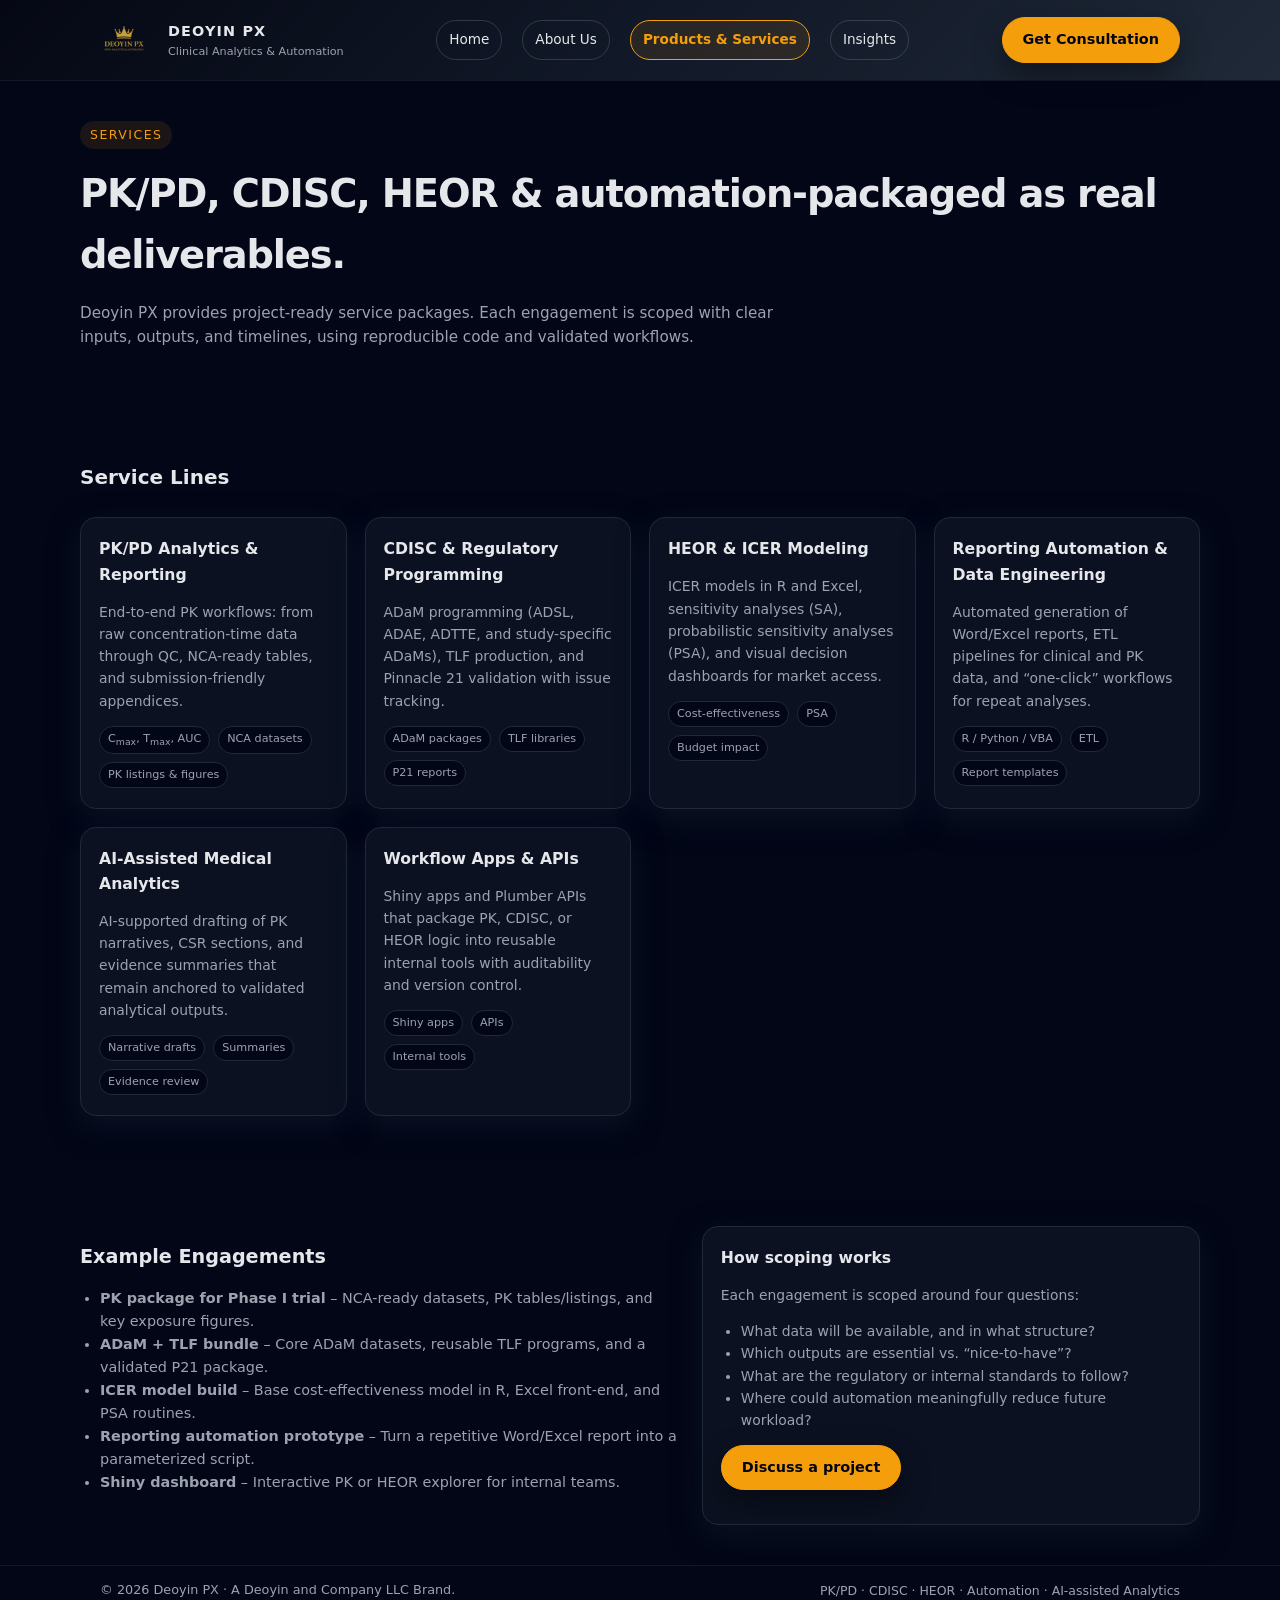
<file: services.html>
<!DOCTYPE html>
<html lang="en">
<head>
  <meta charset="UTF-8" />
  <title>Products & Services | Deoyin PX</title>
  <meta name="viewport" content="width=device-width, initial-scale=1" />
  <meta name="description" content="Explore Deoyin PX service offerings across PK/PD analytics, CDISC programming, HEOR/ICER modeling, automation, and workflow apps." />
  <style>
    :root {
      --bg-dark: #050814;
      --bg-hero-grad: linear-gradient(135deg, #050814, #111827, #1f2937);
      --accent: #f59e0b;
      --accent-soft: rgba(245, 158, 11, 0.1);
      --text-main: #e5e7eb;
      --text-muted: #9ca3af;
      --card-bg: #0b1120;
      --border-subtle: #1f2937;
      --chip-bg: rgba(31, 41, 55, 0.8);
      --link: #38bdf8;
    }

    * { box-sizing: border-box; }

    body {
      margin: 0;
      font-family: system-ui, -apple-system, BlinkMacSystemFont, "Segoe UI", sans-serif;
      background: radial-gradient(circle at top, #020617 0, #020617 40%, #020617 100%);
      color: var(--text-main);
      line-height: 1.6;
    }

    a { color: var(--link); text-decoration: none; }
    a:hover { text-decoration: underline; }

    .page { min-height: 100vh; display: flex; flex-direction: column; }

    header {
      background: var(--bg-hero-grad);
      border-bottom: 1px solid #111827;
      position: sticky;
      top: 0;
      z-index: 20;
    }

    .nav {
      max-width: 1120px;
      margin: 0 auto;
      padding: 16px 20px;
      display: flex;
      align-items: center;
      justify-content: space-between;
      gap: 16px;
    }

    .nav-left {
      display: flex;
      align-items: center;
      gap: 10px;
    }

    .logo-text { display: flex; flex-direction: column; }

    .logo-text-main {
      font-weight: 600;
      letter-spacing: 0.08em;
      font-size: 0.9rem;
      text-transform: uppercase;
    }

    .logo-text-sub {
      font-size: 0.7rem;
      color: var(--text-muted);
    }

    .nav-center {
      display: flex;
      align-items: center;
      gap: 20px;
    }

    .nav-center .nav-link {
      font-size: 0.85rem;
      padding: 8px 12px;
      border-radius: 999px;
      color: var(--text-main);
      border: 1px solid rgba(148, 163, 184, 0.25);
      transition: background 0.2s, border-color 0.2s;
      text-decoration: none;
    }

    .nav-center .nav-link:hover {
      background: rgba(148, 163, 184, 0.15);
      border-color: rgba(148, 163, 184, 0.5);
    }

    .nav-center .nav-link.active {
      background: var(--accent-soft);
      border-color: var(--accent);
      color: var(--accent);
      font-weight: 600;
    }

    .nav-right {
      display: flex;
      align-items: center;
      gap: 10px;
      font-size: 0.85rem;
    }

    .btn {
      display: inline-flex;
      align-items: center;
      justify-content: center;
      padding: 10px 20px;
      border-radius: 999px;
      font-size: 0.9rem;
      border: 1px solid transparent;
      cursor: pointer;
      text-decoration: none;
    }

    .btn-primary {
      background: var(--accent);
      border-color: var(--accent);
      color: #020617;
      font-weight: 600;
      box-shadow: 0 12px 30px rgba(0,0,0,0.4);
    }

    .btn-primary:hover { filter: brightness(1.05); }

    @media (max-width: 900px) {
      .nav { flex-wrap: wrap; justify-content: center; }
      .nav-center { order: 3; flex-wrap: wrap; justify-content: center; }
    }

    main { flex: 1; }

    .section { padding: 40px 20px; }

    .section-inner { max-width: 1120px; margin: 0 auto; }

    .page-eyebrow {
      display: inline-flex;
      align-items: center;
      gap: 6px;
      padding: 4px 10px;
      border-radius: 999px;
      background: var(--accent-soft);
      color: var(--accent);
      font-size: 0.78rem;
      letter-spacing: 0.12em;
      text-transform: uppercase;
    }

    .page-title {
      font-size: clamp(1.9rem, 2.6vw + 1rem, 2.4rem);
      font-weight: 650;
      letter-spacing: -0.03em;
      margin: 14px 0 8px;
    }

    .page-subtitle {
      font-size: 0.95rem;
      color: var(--text-muted);
      max-width: 720px;
    }

    .grid {
      display: grid;
      grid-template-columns: repeat(auto-fit, minmax(260px,1fr));
      gap: 18px;
      margin-top: 24px;
    }

    .card {
      background: var(--card-bg);
      border-radius: 16px;
      padding: 18px 18px 20px;
      border: 1px solid var(--border-subtle);
      box-shadow: 0 10px 30px rgba(15, 23, 42, 0.7);
      font-size: 0.87rem;
      color: var(--text-muted);
    }

    .card h3 {
      margin: 0 0 8px;
      font-size: 0.98rem;
      color: var(--text-main);
    }

    .tag-list {
      display: flex;
      flex-wrap: wrap;
      gap: 8px;
      margin-top: 10px;
    }

    .tag {
      padding: 3px 8px;
      border-radius: 999px;
      background: #020617;
      border: 1px solid #1f2937;
      font-size: 0.7rem;
      color: var(--text-muted);
    }

    .two-col {
      display: grid;
      grid-template-columns: minmax(0, 1.2fr) minmax(0, 1fr);
      gap: 24px;
      margin-top: 30px;
    }

    @media (max-width: 900px) {
      .two-col { grid-template-columns: minmax(0,1fr); }
    }

    ul { padding-left: 20px; }

    footer {
      border-top: 1px solid #111827;
      background: #020617;
      font-size: 0.8rem;
      color: var(--text-muted);
    }

    .footer-inner {
      max-width: 1120px;
      margin: 0 auto;
      padding: 14px 20px 18px;
      display: flex;
      flex-wrap: wrap;
      justify-content: space-between;
      gap: 10px;
      align-items: center;
    }
  </style>
</head>
<body>
<div class="page">
<header>
  <div class="nav">
    <div class="nav-left">
      <img src="img/deoyin-px-logo.png"
           alt="Deoyin PX Logo"
           style="height:48px; width:auto; margin-right:10px;">
      <div class="logo-text">
        <div class="logo-text-main">DEOYIN PX</div>
        <div class="logo-text-sub">Clinical Analytics & Automation</div>
      </div>
    </div>

    <div class="nav-center">
      <a class="nav-link" href="index.html">Home</a>
      <a class="nav-link" href="about.html">About Us</a>
      <a class="nav-link active" href="services.html">Products & Services</a>
      <a class="nav-link" href="insights.html">Insights</a>
    </div>

    <div class="nav-right">
      <a class="btn btn-primary" href="consultation.html">
        Get Consultation
      </a>
    </div>
  </div>
</header>

<main>
  <section class="section">
    <div class="section-inner">
      <div class="page-eyebrow">Services</div>
      <h1 class="page-title">PK/PD, CDISC, HEOR & automation-packaged as real deliverables.</h1>
      <p class="page-subtitle">
        Deoyin PX provides project-ready service packages. Each engagement is scoped with clear inputs, outputs, and timelines, using reproducible code and validated workflows.
      </p>
    </div>
  </section>

  <section class="section">
    <div class="section-inner">
      <h2 style="font-size:1.25rem; margin-bottom:10px;">Service Lines</h2>
      <div class="grid">
        <div class="card">
          <h3>PK/PD Analytics & Reporting</h3>
          <p>
            End-to-end PK workflows: from raw concentration-time data through QC, NCA-ready tables, and submission-friendly appendices.
          </p>
          <div class="tag-list">
            <span class="tag">C<sub>max</sub>, T<sub>max</sub>, AUC</span>
            <span class="tag">NCA datasets</span>
            <span class="tag">PK listings & figures</span>
          </div>
        </div>

        <div class="card">
          <h3>CDISC & Regulatory Programming</h3>
          <p>
            ADaM programming (ADSL, ADAE, ADTTE, and study-specific ADaMs), TLF production, and Pinnacle 21 validation with issue tracking.
          </p>
          <div class="tag-list">
            <span class="tag">ADaM packages</span>
            <span class="tag">TLF libraries</span>
            <span class="tag">P21 reports</span>
          </div>
        </div>

        <div class="card">
          <h3>HEOR & ICER Modeling</h3>
          <p>
            ICER models in R and Excel, sensitivity analyses (SA), probabilistic sensitivity analyses (PSA), and visual decision dashboards for market access.
          </p>
          <div class="tag-list">
            <span class="tag">Cost-effectiveness</span>
            <span class="tag">PSA</span>
            <span class="tag">Budget impact</span>
          </div>
        </div>

        <div class="card">
          <h3>Reporting Automation & Data Engineering</h3>
          <p>
            Automated generation of Word/Excel reports, ETL pipelines for clinical and PK data, and “one-click” workflows for repeat analyses.
          </p>
          <div class="tag-list">
            <span class="tag">R / Python / VBA</span>
            <span class="tag">ETL</span>
            <span class="tag">Report templates</span>
          </div>
        </div>

        <div class="card">
          <h3>AI-Assisted Medical Analytics</h3>
          <p>
            AI-supported drafting of PK narratives, CSR sections, and evidence summaries that remain anchored to validated analytical outputs.
          </p>
          <div class="tag-list">
            <span class="tag">Narrative drafts</span>
            <span class="tag">Summaries</span>
            <span class="tag">Evidence review</span>
          </div>
        </div>

        <div class="card">
          <h3>Workflow Apps & APIs</h3>
          <p>
            Shiny apps and Plumber APIs that package PK, CDISC, or HEOR logic into reusable internal tools with auditability and version control.
          </p>
          <div class="tag-list">
            <span class="tag">Shiny apps</span>
            <span class="tag">APIs</span>
            <span class="tag">Internal tools</span>
          </div>
        </div>
      </div>
    </div>
  </section>

  <section class="section">
    <div class="section-inner two-col">
      <div>
        <h2 style="font-size:1.2rem; margin-bottom:8px;">Example Engagements</h2>
        <ul style="font-size:0.9rem; color:var(--text-muted);">
          <li><strong>PK package for Phase I trial</strong> – NCA-ready datasets, PK tables/listings, and key exposure figures.</li>
          <li><strong>ADaM + TLF bundle</strong> – Core ADaM datasets, reusable TLF programs, and a validated P21 package.</li>
          <li><strong>ICER model build</strong> – Base cost-effectiveness model in R, Excel front-end, and PSA routines.</li>
          <li><strong>Reporting automation prototype</strong> – Turn a repetitive Word/Excel report into a parameterized script.</li>
          <li><strong>Shiny dashboard</strong> – Interactive PK or HEOR explorer for internal teams.</li>
        </ul>
      </div>

      <div class="card">
        <h3>How scoping works</h3>
        <p>
          Each engagement is scoped around four questions:
        </p>
        <ul>
          <li>What data will be available, and in what structure?</li>
          <li>Which outputs are essential vs. “nice-to-have”?</li>
          <li>What are the regulatory or internal standards to follow?</li>
          <li>Where could automation meaningfully reduce future workload?</li>
        </ul>
        <p style="margin-top:10px;">
          <a class="btn btn-primary" href="consultation.html">Discuss a project</a>
        </p>
      </div>
    </div>
  </section>
</main>

<footer>
  <div class="footer-inner">
    <span>© <span id="year"></span> Deoyin PX · A Deoyin and Company LLC Brand.</span>
    <span style="font-size: 0.78rem;">PK/PD · CDISC · HEOR · Automation · AI-assisted Analytics</span>
  </div>
</footer>
</div>
<script>
  document.getElementById("year").textContent = new Date().getFullYear();
</script>
</body>
</html>
</file>
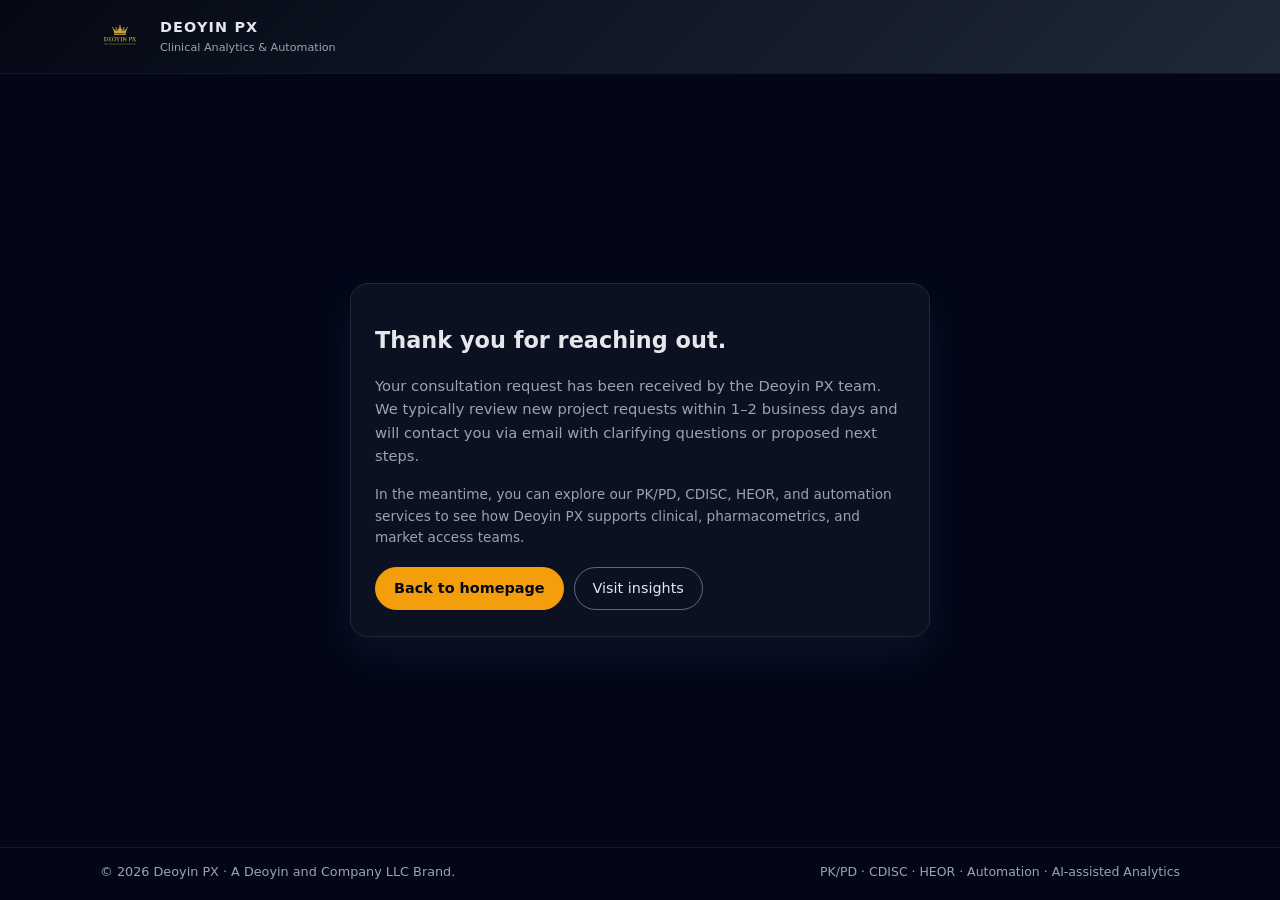
<file: thank-you.html>
<!DOCTYPE html>
<html lang="en">
<head>
  <meta charset="UTF-8" />
  <title>Thank You | Deoyin PX</title>
  <meta name="viewport" content="width=device-width, initial-scale=1" />
  <style>
    /* You can copy the same :root and base styles from index.html */
    :root {
      --bg-dark: #050814;
      --bg-hero-grad: linear-gradient(135deg, #050814, #111827, #1f2937);
      --accent: #f59e0b;
      --accent-soft: rgba(245, 158, 11, 0.1);
      --text-main: #e5e7eb;
      --text-muted: #9ca3af;
      --card-bg: #0b1120;
      --border-subtle: #1f2937;
    }

    * { box-sizing: border-box; }

    body {
      margin: 0;
      font-family: system-ui, -apple-system, BlinkMacSystemFont, "Segoe UI", sans-serif;
      background: radial-gradient(circle at top, #020617 0, #020617 40%, #020617 100%);
      color: var(--text-main);
      line-height: 1.6;
    }

    .page {
      min-height: 100vh;
      display: flex;
      flex-direction: column;
    }

    header {
      background: var(--bg-hero-grad);
      border-bottom: 1px solid #111827;
    }

    .nav {
      max-width: 1120px;
      margin: 0 auto;
      padding: 16px 20px;
      display: flex;
      align-items: center;
      justify-content: space-between;
      gap: 16px;
    }

    .nav-left {
      display: flex;
      align-items: center;
      gap: 10px;
    }

    .logo-text-main {
      font-weight: 600;
      letter-spacing: 0.08em;
      font-size: 0.9rem;
      text-transform: uppercase;
    }

    .logo-text-sub {
      font-size: 0.7rem;
      color: var(--text-muted);
    }

    main {
      flex: 1;
      display: flex;
      align-items: center;
      justify-content: center;
      padding: 40px 20px;
    }

    .thank-card {
      max-width: 580px;
      width: 100%;
      background: var(--card-bg);
      border-radius: 18px;
      border: 1px solid var(--border-subtle);
      padding: 24px 24px 26px;
      box-shadow: 0 18px 40px rgba(15, 23, 42, 0.8);
    }

    .thank-title {
      font-size: 1.4rem;
      margin-bottom: 8px;
    }

    .thank-body {
      font-size: 0.92rem;
      color: var(--text-muted);
      margin-bottom: 16px;
    }

    .thank-meta {
      font-size: 0.85rem;
      color: var(--text-muted);
      margin-bottom: 18px;
    }

    .btn-row {
      display: flex;
      flex-wrap: wrap;
      gap: 10px;
    }

    .btn {
      display: inline-flex;
      align-items: center;
      justify-content: center;
      padding: 9px 18px;
      border-radius: 999px;
      font-size: 0.9rem;
      border: 1px solid transparent;
      cursor: pointer;
      text-decoration: none;
    }

    .btn-primary {
      background: var(--accent);
      border-color: var(--accent);
      color: #020617;
      font-weight: 600;
    }

    .btn-ghost {
      background: transparent;
      border-color: rgba(148, 163, 184, 0.6);
      color: var(--text-main);
    }

    footer {
      border-top: 1px solid #111827;
      background: #020617;
      font-size: 0.8rem;
      color: var(--text-muted);
    }

    .footer-inner {
      max-width: 1120px;
      margin: 0 auto;
      padding: 14px 20px 18px;
      display: flex;
      flex-wrap: wrap;
      justify-content: space-between;
      gap: 10px;
      align-items: center;
    }
  </style>
</head>
<body>
<div class="page">

  <header>
    <div class="nav">
      <div class="nav-left">
        <img src="img/deoyin-px-logo.png"
             alt="Deoyin PX Logo"
             style="height:40px; width:auto; margin-right:10px;">
        <div>
          <div class="logo-text-main">DEOYIN PX</div>
          <div class="logo-text-sub">Clinical Analytics & Automation</div>
        </div>
      </div>
    </div>
  </header>

  <main>
    <div class="thank-card">
      <h1 class="thank-title">Thank you for reaching out.</h1>
      <p class="thank-body">
        Your consultation request has been received by the Deoyin PX team.
        We typically review new project requests within 1–2 business days
        and will contact you via email with clarifying questions or proposed next steps.
      </p>
      <p class="thank-meta">
        In the meantime, you can explore our PK/PD, CDISC, HEOR, and automation services
        to see how Deoyin PX supports clinical, pharmacometrics, and market access teams.
      </p>
      <div class="btn-row">
        <a href="index.html" class="btn btn-primary">Back to homepage</a>
        <a href="insights.html" class="btn btn-ghost">Visit insights</a>
      </div>
    </div>
  </main>

  <footer>
    <div class="footer-inner">
      <span>© <span id="year"></span> Deoyin PX · A Deoyin and Company LLC Brand.</span>
      <span style="font-size: 0.78rem;">PK/PD · CDISC · HEOR · Automation · AI-assisted Analytics</span>
    </div>
  </footer>

</div>
<script>
  document.getElementById("year").textContent = new Date().getFullYear();
</script>
</body>
</html>
</file>
<file: css/style.css>
/* ==========================================================================
   Deoyin PX — shared site stylesheet
   ========================================================================== */

*, *::before, *::after { box-sizing: border-box; margin: 0; padding: 0; }

:root {
  --bg: #090c10;
  --bg2: #0e1218;
  --bg3: #141920;
  --border: rgba(255,255,255,0.07);
  --border-strong: rgba(255,255,255,0.12);
  --gold: #c9a84c;
  --gold-hover: #d6b75e;
  --gold-glow: rgba(201,168,76,0.08);
  --gold-line: rgba(201,168,76,0.3);
  --text: #e8eaf0;
  --text-muted: #6b7280;
  --text-mid: #9ca3af;
  --success: #4ade80;
  --error: #f87171;
  --on-gold: #090c10;
  --header-bg: rgba(9,12,16,0.92);
  --grid-line: rgba(201,168,76,0.015);
  --backdrop: rgba(5,7,10,0.85);
  --mono: 'Space Mono', monospace;
  --display: 'Urbanist', sans-serif;
  color-scheme: dark;

  /* Aliases so existing inline styles keep working */
  --text-2: var(--text-mid);
  --accent: var(--gold);
}

/* Light theme: follows the system unless the visitor picked dark with the toggle */
@media (prefers-color-scheme: light) {
  :root:not([data-theme="dark"]) {
    --bg: #f7f5ef;
    --bg2: #ffffff;
    --bg3: #fbf8ef;
    --border: rgba(20,24,32,0.10);
    --border-strong: rgba(20,24,32,0.18);
    --gold: #8a6d1a;
    --gold-hover: #6f5712;
    --gold-glow: rgba(176,138,40,0.07);
    --gold-line: rgba(138,109,26,0.35);
    --text: #14181f;
    --text-muted: #6b6f78;
    --text-mid: #474c56;
    --success: #15803d;
    --error: #b91c1c;
    --on-gold: #ffffff;
    --header-bg: rgba(247,245,239,0.9);
    --grid-line: rgba(138,109,26,0.05);
    --backdrop: rgba(20,24,32,0.45);
    color-scheme: light;
  }
}

:root[data-theme="light"] {
  --bg: #f7f5ef;
  --bg2: #ffffff;
  --bg3: #fbf8ef;
  --border: rgba(20,24,32,0.10);
  --border-strong: rgba(20,24,32,0.18);
  --gold: #8a6d1a;
  --gold-hover: #6f5712;
  --gold-glow: rgba(176,138,40,0.07);
  --gold-line: rgba(138,109,26,0.35);
  --text: #14181f;
  --text-muted: #6b6f78;
  --text-mid: #474c56;
  --success: #15803d;
  --error: #b91c1c;
  --on-gold: #ffffff;
  --header-bg: rgba(247,245,239,0.9);
  --grid-line: rgba(138,109,26,0.05);
  --backdrop: rgba(20,24,32,0.45);
  color-scheme: light;
}

html { scroll-behavior: smooth; }

body {
  background: var(--bg);
  color: var(--text);
  transition: background-color 0.25s ease, color 0.25s ease;
  font-family: var(--display);
  line-height: 1.6;
  min-height: 100vh;
  overflow-x: hidden;
  -webkit-font-smoothing: antialiased;
}

body::before {
  content: '';
  position: fixed;
  inset: 0;
  background-image:
    linear-gradient(var(--grid-line) 1px, transparent 1px),
    linear-gradient(90deg, var(--grid-line) 1px, transparent 1px);
  background-size: 48px 48px;
  pointer-events: none;
  z-index: 0;
}

a { color: var(--gold); text-decoration: none; transition: color 0.2s ease; }
a:hover { color: var(--gold-hover); }

strong { color: var(--text); font-weight: 600; }

.page {
  position: relative;
  z-index: 1;
  min-height: 100vh;
  display: flex;
  flex-direction: column;
}

main { flex: 1; }

/* --------------------------------------------------------------------------
   Navigation
   -------------------------------------------------------------------------- */

header {
  border-bottom: 1px solid var(--border);
  position: sticky;
  top: 0;
  background: var(--header-bg);
  backdrop-filter: blur(12px);
  -webkit-backdrop-filter: blur(12px);
  z-index: 100;
}

.nav {
  max-width: calc(1080px + 4rem);
  margin: 0 auto;
  padding: 1rem 2rem;
  display: flex;
  align-items: center;
  justify-content: space-between;
  gap: 1.25rem;
}

.nav-left { display: flex; align-items: center; gap: 12px; }
.nav-left img { display: block; width: 34px; height: 34px; flex-shrink: 0; }

.logo-text { display: flex; flex-direction: column; }

.logo-text-main {
  font-family: var(--mono);
  font-size: 13px;
  font-weight: 700;
  color: var(--gold);
  letter-spacing: 0.12em;
  text-transform: uppercase;
  line-height: 1.3;
}

.logo-text-sub {
  white-space: nowrap;
  font-family: var(--mono);
  font-size: 10px;
  color: var(--text-muted);
  letter-spacing: 0.06em;
}

.nav-center { display: flex; align-items: center; gap: 0.25rem; }

.nav-link {
  white-space: nowrap;
  font-family: var(--mono);
  font-size: 11px;
  letter-spacing: 0.08em;
  text-transform: uppercase;
  color: var(--text-mid);
  padding: 6px 10px;
  border-bottom: 1px solid transparent;
  transition: color 0.2s ease, border-color 0.2s ease;
}

.nav-link:hover { color: var(--text); }

.nav-link.nav-active {
  color: var(--gold);
  border-bottom-color: var(--gold);
}

.nav-right { display: flex; align-items: center; gap: 0.75rem; }

.nav-chip {
  font-family: var(--mono);
  font-size: 10px;
  color: var(--text-muted);
  letter-spacing: 0.08em;
  border: 1px solid var(--border);
  padding: 4px 10px;
  border-radius: 3px;
  white-space: nowrap;
}

/* --------------------------------------------------------------------------
   Buttons
   -------------------------------------------------------------------------- */

.btn {
  display: inline-flex;
  white-space: nowrap;
  align-items: center;
  justify-content: center;
  gap: 8px;
  font-family: var(--mono);
  font-size: 11px !important;
  font-weight: 700;
  letter-spacing: 0.1em;
  text-transform: uppercase;
  padding: 11px 20px;
  border-radius: 3px;
  border: 1px solid transparent;
  cursor: pointer;
  text-decoration: none;
  transition: background 0.2s ease, border-color 0.2s ease, color 0.2s ease, transform 0.2s ease;
}

.btn-primary {
  background: var(--gold);
  border-color: var(--gold);
  color: var(--on-gold);
}

.btn-primary:hover {
  background: var(--gold-hover);
  border-color: var(--gold-hover);
  color: var(--on-gold);
  transform: translateY(-1px);
}

.btn-ghost {
  background: transparent;
  border-color: var(--border-strong);
  color: var(--text);
}

.btn-ghost:hover {
  border-color: var(--gold-line);
  color: var(--gold);
}

.nav-right .btn { padding: 8px 14px !important; }

/* --------------------------------------------------------------------------
   Home hero
   -------------------------------------------------------------------------- */

.hero {
  max-width: calc(1080px + 4rem);
  margin: 0 auto;
  padding: 5rem 2rem 4rem;
  display: grid;
  grid-template-columns: minmax(0, 3fr) minmax(0, 2fr);
  gap: 3rem;
  align-items: center;
}

.hero-logo { display: flex; align-items: center; gap: 16px; margin-bottom: 2.5rem; }
.hero-logo img { display: block; width: 64px; height: 64px; flex-shrink: 0; }
.hero-logo-name { font-family: var(--mono); font-size: 18px; font-weight: 700; color: var(--gold); letter-spacing: 0.18em; line-height: 1.2; }
.hero-logo-sub { font-family: var(--mono); font-size: 10px; color: var(--text-muted); letter-spacing: 0.16em; text-transform: uppercase; margin-top: 4px; }

.hero-eyebrow,
.page-eyebrow {
  font-family: var(--mono);
  font-size: 11px;
  letter-spacing: 0.2em;
  color: var(--gold);
  text-transform: uppercase;
  margin-bottom: 1rem;
  display: flex;
  align-items: center;
  gap: 10px;
}

.hero-eyebrow::before,
.page-eyebrow::before {
  content: '';
  display: block;
  width: 32px;
  height: 1px;
  background: var(--gold);
  flex-shrink: 0;
}

.hero-title {
  font-family: var(--display);
  font-size: clamp(2.4rem, 4.6vw, 4rem);
  font-weight: 900;
  line-height: 1.08;
  letter-spacing: -0.03em;
  color: var(--text);
  margin-bottom: 1.25rem;
}

.hero-highlight { color: var(--gold); }

.hero-subtitle {
  font-size: 1.05rem;
  color: var(--text-mid);
  max-width: 540px;
  line-height: 1.75;
  font-weight: 300;
  letter-spacing: 0.01em;
}

.hero-cta-row { display: flex; flex-wrap: wrap; gap: 0.75rem; margin-top: 2rem; }

.hero-meta {
  display: flex;
  flex-wrap: wrap;
  gap: 0.5rem 1.5rem;
  border-top: 1px solid var(--border);
  margin-top: 2.25rem;
  padding-top: 1.5rem;
  font-family: var(--mono);
  font-size: 10px;
  letter-spacing: 0.1em;
  text-transform: uppercase;
  color: var(--text-muted);
}

.hero-right-card {
  background: var(--bg2);
  border: 1px solid var(--border);
  border-radius: 4px;
  padding: 1.75rem;
  position: relative;
  overflow: hidden;
}

.hero-right-card::before {
  content: '';
  position: absolute;
  top: 0; left: 0; right: 0;
  height: 1px;
  background: linear-gradient(90deg, var(--gold), transparent);
}

.hero-right-title {
  font-family: var(--mono);
  font-size: 10px;
  letter-spacing: 0.25em;
  text-transform: uppercase;
  color: var(--text-muted);
  margin-bottom: 1.25rem;
}

.metric-row {
  display: flex;
  justify-content: space-between;
  align-items: baseline;
  gap: 1rem;
  padding: 0.85rem 0;
  border-bottom: 1px solid var(--border);
}

.metric-label { font-size: 0.85rem; color: var(--text-mid); font-weight: 300; }

.metric-value {
  font-family: var(--display);
  font-size: 1.15rem;
  font-weight: 800;
  color: var(--gold);
  letter-spacing: -0.01em;
  text-align: right;
}

.sample-pill {
  display: inline-block;
  font-family: var(--mono);
  font-size: 9px;
  letter-spacing: 0.1em;
  text-transform: uppercase;
  color: var(--text-mid);
  border: 1px solid var(--border);
  padding: 4px 8px;
  border-radius: 2px;
  margin: 0 4px 6px 0;
  transition: all 0.2s ease;
}

.sample-pill:hover { border-color: var(--gold-line); color: var(--gold); }

/* --------------------------------------------------------------------------
   Sections & page headers
   -------------------------------------------------------------------------- */

.section { padding: 3rem 2rem; }

.section-inner { max-width: 1080px; margin: 0 auto; }

.hero-simple { padding-top: 5rem; padding-bottom: 1rem; }
main > .section:first-child { padding-top: 5rem; }

.page-title {
  font-family: var(--display);
  font-size: clamp(2.2rem, 4.4vw, 3.75rem);
  font-weight: 900;
  line-height: 1.1;
  letter-spacing: -0.03em;
  color: var(--text);
  margin-bottom: 1.25rem;
  max-width: 900px;
}

.page-subtitle {
  font-size: 1.05rem;
  color: var(--text-mid);
  max-width: 640px;
  line-height: 1.75;
  font-weight: 300;
  letter-spacing: 0.01em;
}

.section-title {
  font-family: var(--display);
  font-size: clamp(1.5rem, 2.4vw, 1.9rem);
  font-weight: 800;
  letter-spacing: -0.02em;
  line-height: 1.2;
  color: var(--text);
  margin-bottom: 0.6rem;
}

.section-sub {
  font-size: 0.95rem;
  color: var(--text-mid);
  max-width: 640px;
  line-height: 1.7;
  font-weight: 300;
}

.section-label {
  font-family: var(--mono);
  font-size: 10px;
  letter-spacing: 0.25em;
  text-transform: uppercase;
  color: var(--text-muted);
  margin-bottom: 1.5rem;
  display: flex;
  align-items: center;
  gap: 12px;
}

.section-label::after { content: ''; flex: 1; height: 1px; background: var(--border); }

.two-col {
  display: grid;
  grid-template-columns: minmax(0, 1.3fr) minmax(0, 1fr);
  gap: 2.5rem;
  align-items: start;
}

.section-inner.two-col { margin-top: 0; }
.section-inner .two-col { margin-top: 2.5rem; }

ul, ol {
  padding-left: 1.1rem;
  margin-top: 1rem;
  font-size: 0.9rem;
  color: var(--text-mid);
  font-weight: 300;
}

li { margin-bottom: 0.6rem; line-height: 1.65; }
li::marker { color: var(--gold); }

ol li::marker { font-family: var(--mono); font-size: 0.8em; }

/* --------------------------------------------------------------------------
   Cards & grids
   -------------------------------------------------------------------------- */

.grid {
  display: grid;
  grid-template-columns: repeat(auto-fill, minmax(300px, 1fr));
  gap: 1px;
  padding: 1px;
  margin-top: 2rem;
}

.card,
.consult-card,
.post-card {
  background: var(--bg2);
  border: 1px solid var(--border);
  border-radius: 4px;
  padding: 1.5rem;
  position: relative;
  overflow: hidden;
  transition: background 0.2s ease;
}

.grid > .card,
.grid > .post-card {
  border: none;
  border-radius: 0;
  box-shadow: 0 0 0 1px var(--border);
}

.card::before,
.post-card::before {
  content: '';
  position: absolute;
  inset: 0;
  background: var(--gold-glow);
  opacity: 0;
  transition: opacity 0.2s ease;
  pointer-events: none;
}

.card:hover,
.post-card:hover { background: var(--bg3); }

.card:hover::before,
.post-card:hover::before { opacity: 1; }

.card h3,
.consult-card h3 {
  font-family: var(--display);
  font-size: 1.2rem;
  font-weight: 700;
  color: var(--text);
  margin-bottom: 0.6rem;
  line-height: 1.25;
  letter-spacing: -0.01em;
}

.card p,
.post-card p {
  font-size: 0.87rem;
  color: var(--text-mid);
  line-height: 1.65;
  font-weight: 300;
}

.card ul { margin-top: 0.75rem; }

/* Numbered index on grid cards (01, 02 …) */
.grid { counter-reset: card; }
.grid > .card { counter-increment: card; }
.grid > .card::after {
  content: counter(card, decimal-leading-zero);
  position: absolute;
  top: 1.5rem;
  right: 1.5rem;
  font-family: var(--mono);
  font-size: 10px;
  color: var(--text-muted);
  letter-spacing: 0.1em;
  transition: color 0.2s ease;
}
.grid > .card:hover::after { color: var(--gold); }
.grid > .card h3 { padding-right: 2rem; }

.tag-list,
.post-tag-row {
  display: flex;
  flex-wrap: wrap;
  gap: 6px;
  margin-top: 1.2rem;
}

.tag,
.post-tag {
  font-family: var(--mono);
  font-size: 9px;
  letter-spacing: 0.1em;
  text-transform: uppercase;
  color: var(--text-muted);
  border: 1px solid var(--border);
  padding: 3px 7px;
  border-radius: 2px;
  transition: all 0.2s ease;
}

.card:hover .tag,
.post-card:hover .post-tag { border-color: var(--gold-line); color: var(--gold); }

/* --------------------------------------------------------------------------
   Insights
   -------------------------------------------------------------------------- */

.filters { display: flex; flex-wrap: wrap; gap: 6px; margin-top: 2rem; }

.chip {
  font-family: var(--mono);
  font-size: 10px;
  letter-spacing: 0.1em;
  text-transform: uppercase;
  color: var(--text-mid);
  border: 1px solid var(--border);
  padding: 5px 10px;
  border-radius: 3px;
  transition: all 0.2s ease;
}

.chip:hover { border-color: var(--gold-line); color: var(--gold); }

.post-card { display: flex; flex-direction: column; gap: 0.6rem; }

.post-meta {
  font-family: var(--mono);
  font-size: 10px;
  letter-spacing: 0.12em;
  text-transform: uppercase;
  color: var(--gold);
}

.post-title {
  font-family: var(--display);
  font-size: 1.2rem;
  font-weight: 700;
  color: var(--text);
  line-height: 1.25;
  letter-spacing: -0.01em;
}

.post-tag-row { margin-top: auto; padding-top: 0.6rem; }

/* --------------------------------------------------------------------------
   Consultation form
   -------------------------------------------------------------------------- */

.info-block { font-size: 0.87rem; color: var(--text-mid); margin-top: 1rem; font-weight: 300; }

.inline-label { font-family: var(--mono); font-size: 0.82rem; color: var(--gold); }

.consult-card::before {
  content: '';
  position: absolute;
  top: 0; left: 0; right: 0;
  height: 1px;
  background: linear-gradient(90deg, var(--gold), transparent);
}

#consultForm { display: flex; flex-direction: column; gap: 0.35rem; margin-top: 0.5rem; }

label,
#consultForm label {
  display: block;
  font-family: var(--mono);
  font-size: 10px;
  letter-spacing: 0.12em;
  text-transform: uppercase;
  color: var(--text-muted);
  margin-top: 0.6rem;
}

textarea,
input[type="text"],
input[type="email"] {
  width: 100%;
  padding: 10px 12px;
  border-radius: 3px;
  border: 1px solid var(--border-strong);
  background: var(--bg);
  color: var(--text);
  font-family: var(--display);
  font-size: 0.9rem;
  outline: none;
  resize: vertical;
  transition: border-color 0.2s ease, box-shadow 0.2s ease;
}

textarea::placeholder,
input::placeholder { color: var(--text-muted); }

textarea:focus,
input[type="text"]:focus,
input[type="email"]:focus {
  border-color: var(--gold);
  box-shadow: 0 0 0 3px var(--gold-glow);
}

#consultForm .btn { margin-top: 1rem !important; align-self: flex-start; }

#form-status { min-height: 18px; font-family: var(--mono); font-size: 11px; margin-top: 0.4rem; }

.h-captcha { margin-top: 0.75rem; }

/* --------------------------------------------------------------------------
   Modal
   -------------------------------------------------------------------------- */

.modal-backdrop {
  position: fixed;
  inset: 0;
  background: var(--backdrop);
  backdrop-filter: blur(6px);
  -webkit-backdrop-filter: blur(6px);
  display: none;
  align-items: center;
  justify-content: center;
  z-index: 200;
}

.modal-backdrop.active { display: flex; }

.modal-content {
  background: var(--bg2);
  border: 1px solid var(--border);
  border-top: 1px solid var(--gold);
  border-radius: 4px;
  padding: 1.75rem;
  max-width: 440px;
  width: calc(100% - 2rem);
}

.modal-title {
  font-family: var(--display);
  font-size: 1.3rem;
  font-weight: 800;
  letter-spacing: -0.01em;
  margin-bottom: 0.6rem;
}

.modal-body { font-size: 0.9rem; color: var(--text-mid); font-weight: 300; margin-bottom: 1.5rem; }

.modal-footer { display: flex; justify-content: flex-end; gap: 0.6rem; flex-wrap: wrap; }

/* --------------------------------------------------------------------------
   Thank-you page
   -------------------------------------------------------------------------- */

.thank-card {
  max-width: 640px;
  margin: 6rem auto;
  padding: 2.5rem;
  background: var(--bg2);
  border: 1px solid var(--border);
  border-radius: 4px;
  position: relative;
  overflow: hidden;
}

.thank-card::before {
  content: '';
  position: absolute;
  top: 0; left: 0; right: 0;
  height: 1px;
  background: linear-gradient(90deg, var(--gold), transparent);
}

.thank-title {
  font-family: var(--display);
  font-size: clamp(2rem, 4vw, 2.75rem);
  font-weight: 900;
  letter-spacing: -0.03em;
  line-height: 1.1;
  margin-bottom: 1rem;
}

.thank-body { font-size: 1rem; color: var(--text-mid); line-height: 1.75; font-weight: 300; }

.thank-meta { font-size: 0.87rem; color: var(--text-muted); line-height: 1.7; margin-top: 1rem; font-weight: 300; }

.btn-row { display: flex; flex-wrap: wrap; gap: 0.75rem; margin-top: 2rem; }

/* --------------------------------------------------------------------------
   Footer
   -------------------------------------------------------------------------- */

footer {
  border-top: 1px solid var(--border);
  margin-top: 4rem;
  position: relative;
  z-index: 1;
}

.footer-inner {
  max-width: calc(1080px + 4rem);
  margin: 0 auto;
  padding: 1.75rem 2rem;
  display: flex;
  align-items: center;
  justify-content: space-between;
  flex-wrap: wrap;
  gap: 1rem;
  font-family: var(--mono);
  font-size: 11px;
  color: var(--text-muted);
}

.footer-inner span[style] { font-size: 10px !important; letter-spacing: 0.08em; text-transform: uppercase; }

/* --------------------------------------------------------------------------
   Responsive
   -------------------------------------------------------------------------- */

@media (max-width: 1440px) {
  .nav-chip { display: none; }
}

@media (max-width: 960px) {
  .nav { flex-wrap: wrap; justify-content: space-between; padding: 0.85rem 1.25rem; }
  .nav-center { order: 3; width: 100%; justify-content: flex-start; overflow-x: auto; margin: 0 -10px; }
  .nav-chip { display: none; }
  .hero { grid-template-columns: minmax(0, 1fr); }
  .two-col { grid-template-columns: minmax(0, 1fr); }
}

@media (max-width: 600px) {
  .hero { padding: 3.5rem 1rem 3rem; gap: 2rem; }
  .section { padding: 2.5rem 1rem; }
  .hero-simple, main > .section:first-child { padding-top: 3.5rem; }
  .grid { grid-template-columns: 1fr; }
  .footer-inner { padding: 1.5rem 1rem; }
  .thank-card { margin: 3rem 1rem; padding: 1.75rem; }
  .logo-text-sub { display: none; }
  .nav { gap: 0.75rem; padding: 0.75rem 1rem; }
  .nav-left { gap: 8px; }
  .nav-right { gap: 0.5rem; }
  .nav-right .btn { padding: 8px 10px !important; letter-spacing: 0.06em; }
}

/* --------------------------------------------------------------------------
   Theme toggle
   -------------------------------------------------------------------------- */

.theme-toggle {
  display: inline-flex;
  align-items: center;
  justify-content: center;
  width: 34px;
  height: 34px;
  flex-shrink: 0;
  background: transparent;
  border: 1px solid var(--border-strong);
  border-radius: 3px;
  color: var(--text-mid);
  cursor: pointer;
  transition: border-color 0.2s ease, color 0.2s ease;
}

.theme-toggle:hover { border-color: var(--gold-line); color: var(--gold); }
.theme-toggle:focus-visible { outline: 2px solid var(--gold); outline-offset: 2px; }
.theme-toggle svg { width: 16px; height: 16px; }

/* Show the moon in light mode (click to go dark), the sun in dark mode */
.theme-toggle .icon-sun { display: block; }
.theme-toggle .icon-moon { display: none; }

@media (prefers-color-scheme: light) {
  :root:not([data-theme="dark"]) .theme-toggle .icon-sun { display: none; }
  :root:not([data-theme="dark"]) .theme-toggle .icon-moon { display: block; }
}

:root[data-theme="light"] .theme-toggle .icon-sun { display: none; }
:root[data-theme="light"] .theme-toggle .icon-moon { display: block; }
</file>
